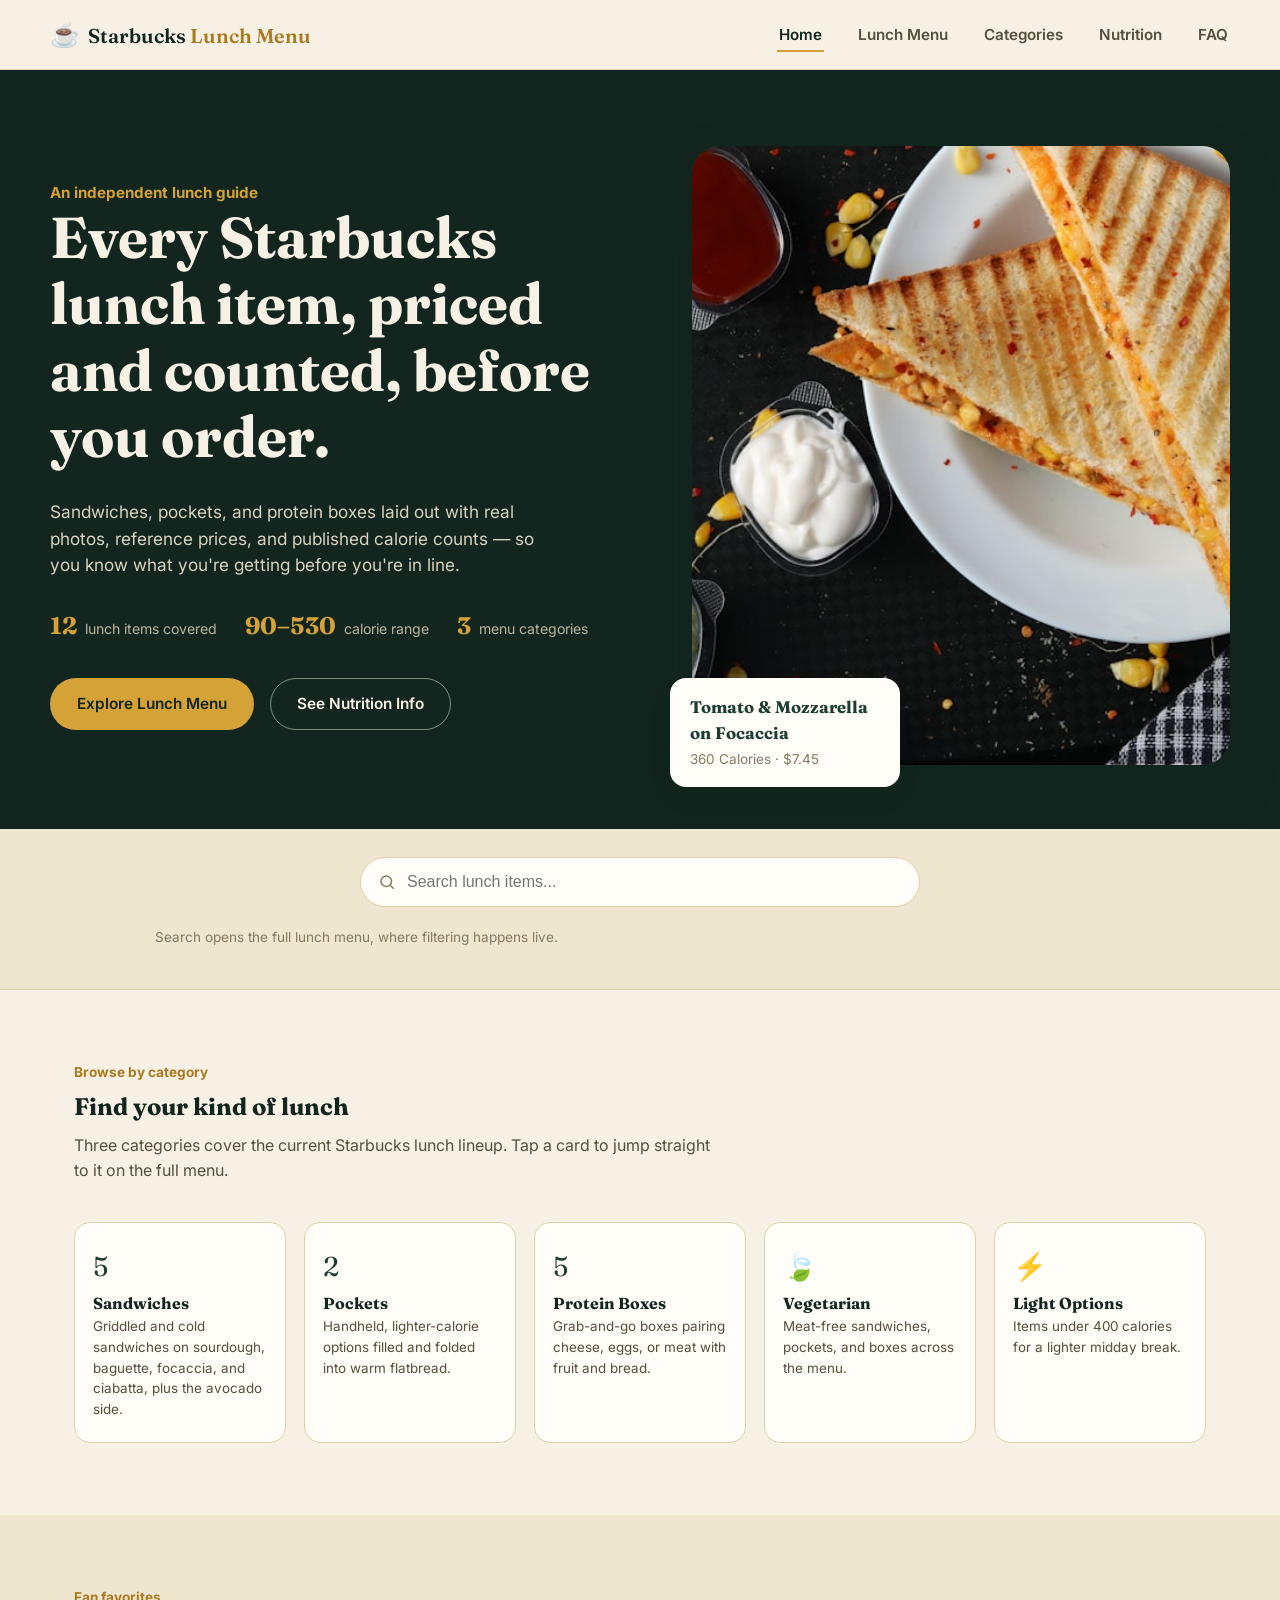
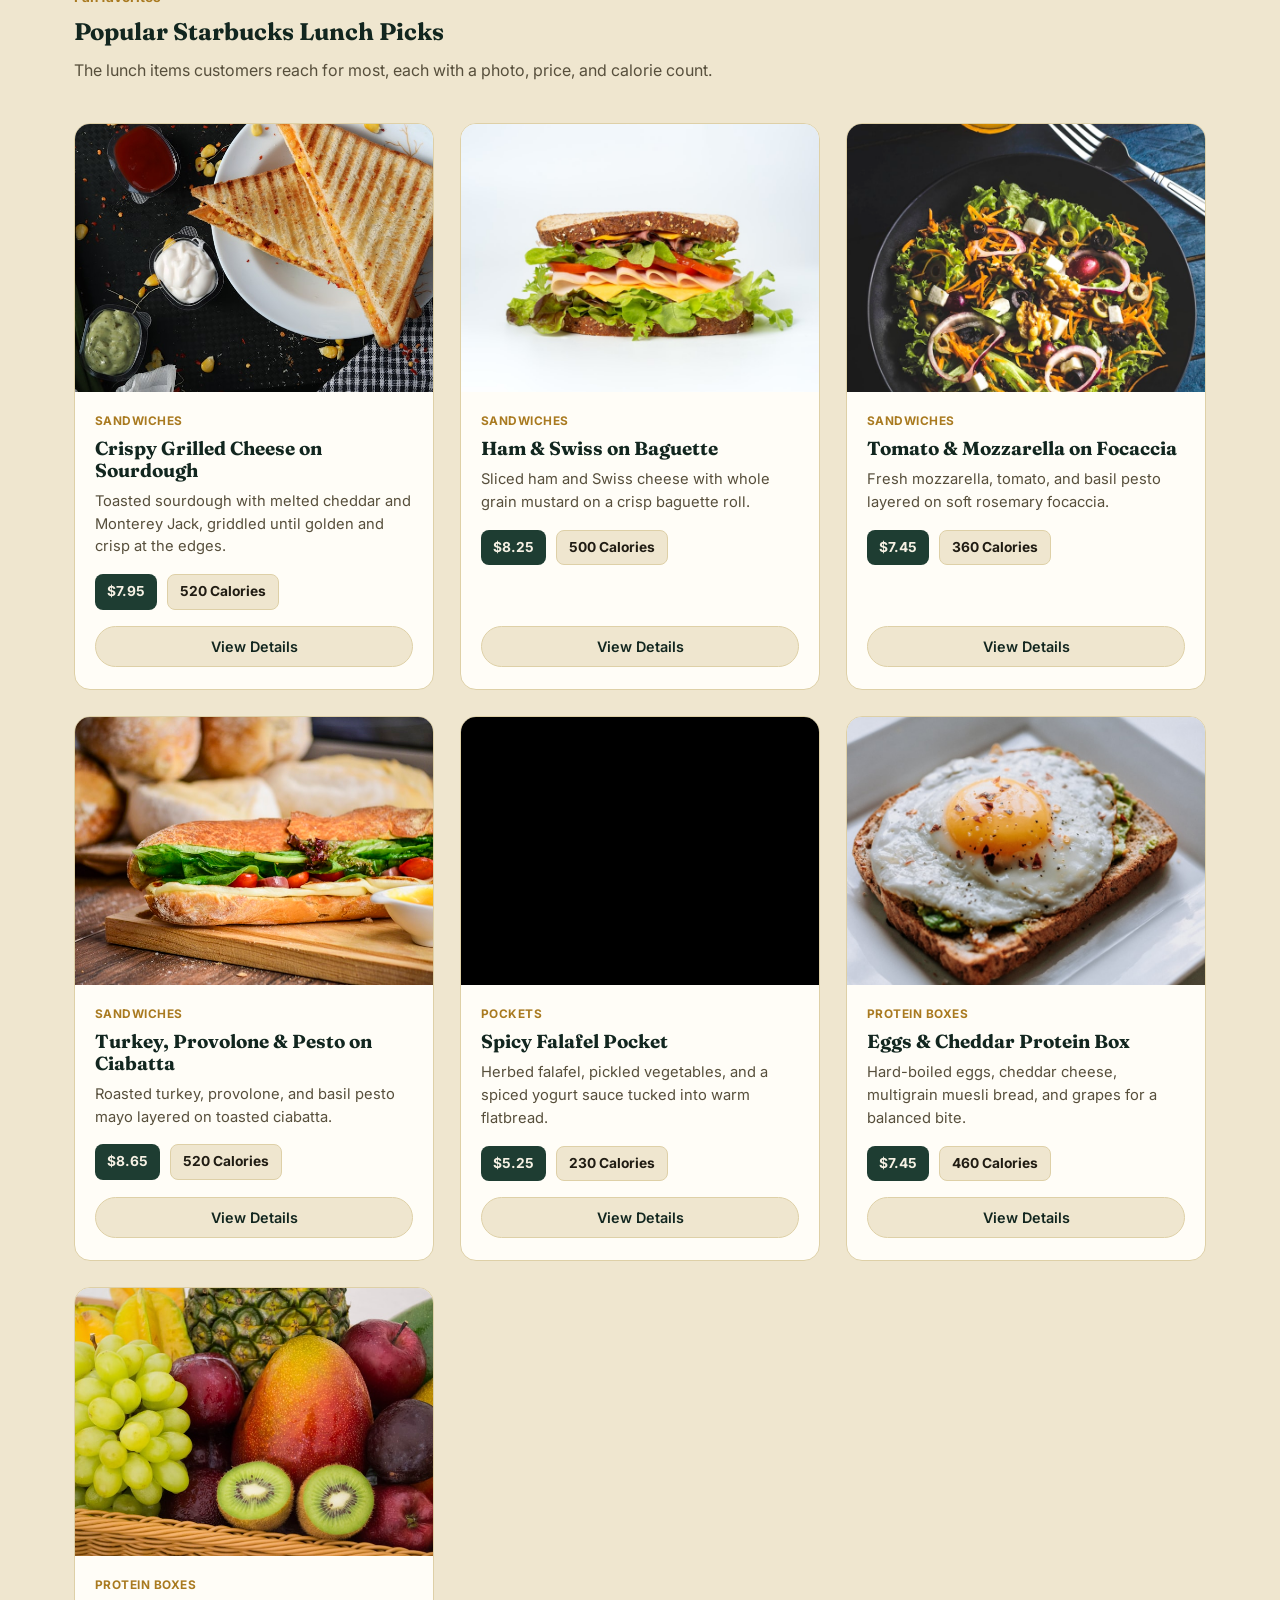
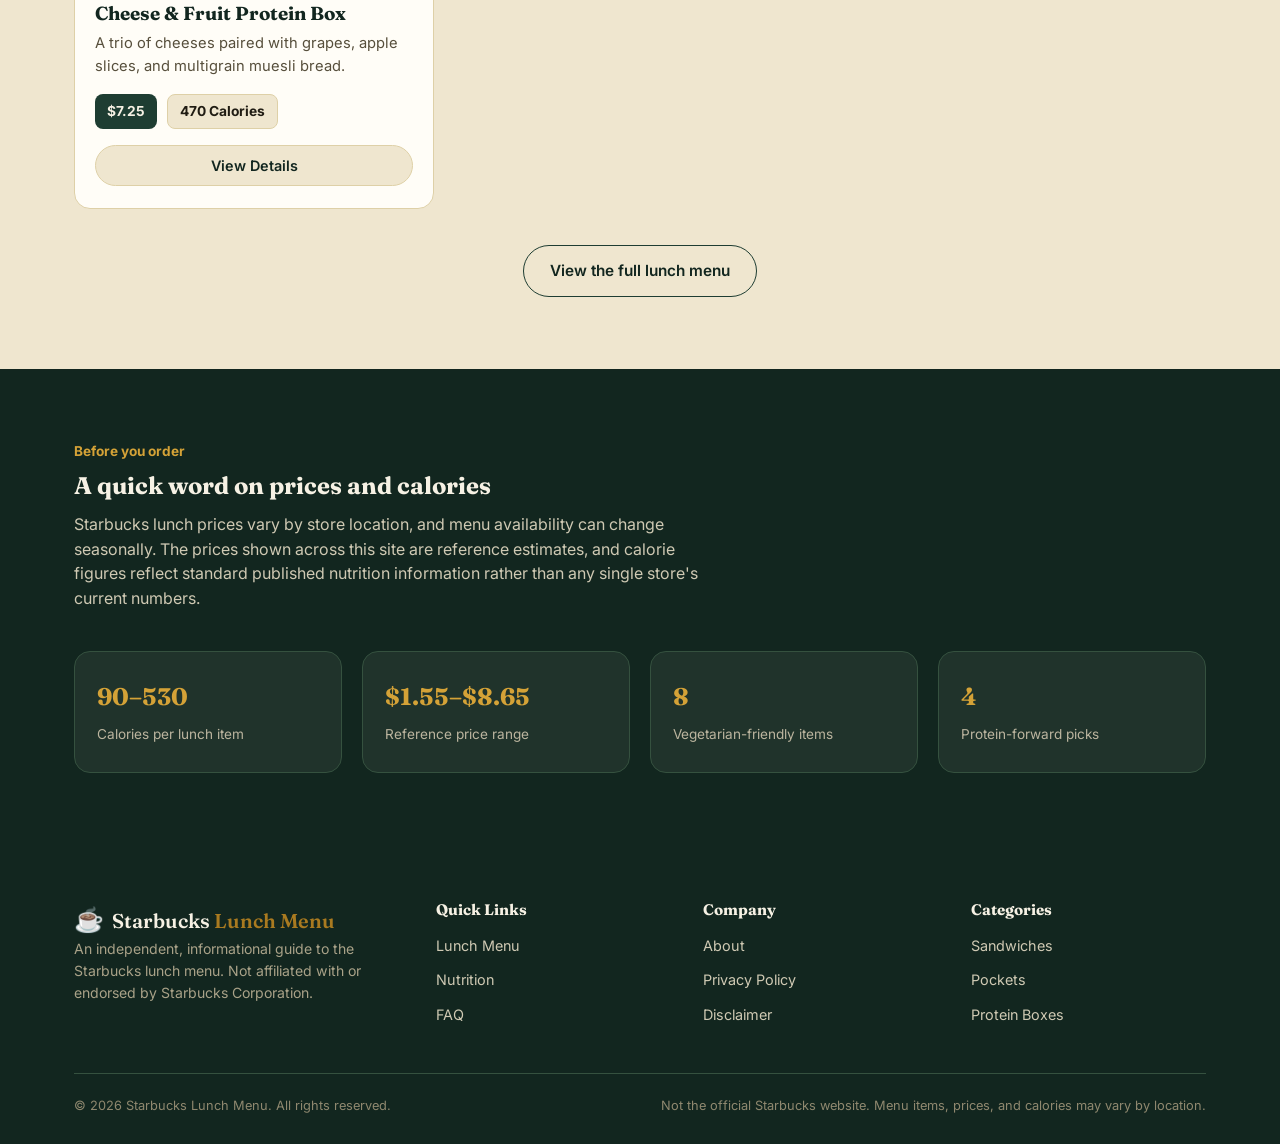
<file: index.html>
<!DOCTYPE html>
<html lang="en">
<head>
<meta charset="UTF-8">
<meta name="viewport" content="width=device-width, initial-scale=1.0">
<title>Starbucks Lunch Menu 2026 — Prices & Calories</title>
<meta name="description" content="Explore the Starbucks lunch menu with prices and calories: sandwiches, pockets, and protein boxes, all with photos, descriptions, and nutrition info.">
<link rel="canonical" href="https://Starbucks-lunch-menu.vercel.app/">
<meta property="og:type" content="website">
<meta property="og:title" content="Starbucks Lunch Menu 2026 — Prices & Calories">
<meta property="og:description" content="Browse Starbucks lunch sandwiches, pockets, and protein boxes with prices, calories, and photos in one place.">
<meta property="og:url" content="https://Starbucks-lunch-menu.vercel.app/">
<meta property="og:image" content="https://Starbucks-lunch-menu.vercel.app/images/crispy-grilled-cheese.jpg">
<meta name="twitter:card" content="summary_large_image">
<meta name="google-site-verification" content="F35rqbBVg6ENbyYrUl2NkJEeMcFJ85l4w1VI4RaCMEo" />
<link rel="icon" href="favicon/favicon.svg" type="image/svg+xml">
<link rel="preconnect" href="https://fonts.googleapis.com">
<link rel="preconnect" href="https://fonts.gstatic.com" crossorigin>
<link href="https://fonts.googleapis.com/css2?family=Fraunces:opsz,wght@9..144,500;9..144,600;9..144,700&family=Inter:wght@400;500;600;700&display=swap" rel="stylesheet">
<link rel="stylesheet" href="style.css">
<script type="application/ld+json">
{
  "@context": "https://schema.org",
  "@type": "WebSite",
  "name": "Starbucks Lunch Menu",
  "url": "https://Starbucks-lunch-menu.vercel.app/",
  "description": "An independent guide to the Starbucks lunch menu with prices, calories, and photos."
}
</script>
</head>
<body>
<a class="skip-link" href="#main">Skip to content</a>

<header class="site-header">
  <div class="container site-header__row">
    <a class="brand" href="index.html">
      <span class="brand__mark" aria-hidden="true">&#9749;</span>
      <span class="brand__word">Starbucks <span>Lunch Menu</span></span>
    </a>
    <nav class="main-nav" data-main-nav aria-label="Primary">
      <ul class="main-nav__list">
        <li><a href="index.html" aria-current="page">Home</a></li>
        <li><a href="lunch-menu.html">Lunch Menu</a></li>
        <li><a href="lunch-menu.html#categories">Categories</a></li>
        <li><a href="nutrition.html">Nutrition</a></li>
        <li><a href="faq.html">FAQ</a></li>
      </ul>
    </nav>
    <button class="nav-toggle" data-nav-toggle type="button" aria-expanded="false" aria-controls="main-nav" aria-label="Toggle menu">
      <span></span><span></span><span></span>
    </button>
  </div>
</header>

<main id="main">
  <section class="hero">
    <div class="container hero__grid">
      <div class="hero__copy">
        <span class="hero__eyebrow">An independent lunch guide</span>
        <h1>Every Starbucks lunch item, priced and counted, before you order.</h1>
        <p>Sandwiches, pockets, and protein boxes laid out with real photos, reference prices, and published calorie counts &mdash; so you know what you're getting before you're in line.</p>
        <div class="hero__facts">
          <div class="hero__fact"><strong>12</strong><span>lunch items covered</span></div>
          <div class="hero__fact"><strong>90&ndash;530</strong><span>calorie range</span></div>
          <div class="hero__fact"><strong>3</strong><span>menu categories</span></div>
        </div>
        <div class="hero__actions">
          <a class="btn btn--primary" href="lunch-menu.html">Explore Lunch Menu</a>
          <a class="btn btn--on-dark btn--outline" href="nutrition.html">See Nutrition Info</a>
        </div>
      </div>
      <div class="hero__media">
        <div class="hero__frame">
          <img src="images/crispy-grilled-cheese.jpg" alt="Crispy Grilled Cheese on Sourdough, a featured Starbucks lunch sandwich" width="480" height="552">
        </div>
        <div class="hero__callout">
          <strong>Tomato & Mozzarella on Focaccia</strong>
          <span>360 Calories &middot; $7.45</span>
        </div>
      </div>
    </div>
  </section>

  <section class="finder">
    <div class="container finder__inner">
      <form class="search-bar" role="search" onsubmit="return false;">
        <label class="visually-hidden" for="home-search">Search lunch items</label>
        <svg class="search-bar__icon" viewBox="0 0 24 24" fill="none" stroke="currentColor" stroke-width="2" aria-hidden="true"><circle cx="11" cy="11" r="7"></circle><line x1="21" y1="21" x2="16.65" y2="16.65"></line></svg>
        <input id="home-search" type="text" placeholder="Search lunch items..." onfocus="location.href='lunch-menu.html'" readonly>
      </form>
      <p class="results-status">Search opens the full lunch menu, where filtering happens live.</p>
    </div>
  </section>

  <section class="section" id="categories">
    <div class="container">
      <div class="section__head">
        <span class="section__eyebrow">Browse by category</span>
        <h2>Find your kind of lunch</h2>
        <p>Three categories cover the current Starbucks lunch lineup. Tap a card to jump straight to it on the full menu.</p>
      </div>
      <div class="category-strip">
        <a class="category-tile" href="lunch-menu.html?category=sandwiches">
          <span class="category-tile__count">5</span>
          <h3>Sandwiches</h3>
          <p>Griddled and cold sandwiches on sourdough, baguette, focaccia, and ciabatta, plus the avocado side.</p>
        </a>
        <a class="category-tile" href="lunch-menu.html?category=pockets">
          <span class="category-tile__count">2</span>
          <h3>Pockets</h3>
          <p>Handheld, lighter-calorie options filled and folded into warm flatbread.</p>
        </a>
        <a class="category-tile" href="lunch-menu.html?category=protein-boxes">
          <span class="category-tile__count">5</span>
          <h3>Protein Boxes</h3>
          <p>Grab-and-go boxes pairing cheese, eggs, or meat with fruit and bread.</p>
        </a>
        <a class="category-tile" href="lunch-menu.html?filter=vegetarian">
          <span class="category-tile__count">&#127811;</span>
          <h3>Vegetarian</h3>
          <p>Meat-free sandwiches, pockets, and boxes across the menu.</p>
        </a>
        <a class="category-tile" href="lunch-menu.html?filter=under-400">
          <span class="category-tile__count">&#9889;</span>
          <h3>Light Options</h3>
          <p>Items under 400 calories for a lighter midday break.</p>
        </a>
      </div>
    </div>
  </section>

  <section class="section section--dim">
    <div class="container">
      <div class="section__head">
        <span class="section__eyebrow">Fan favorites</span>
        <h2>Popular Starbucks Lunch Picks</h2>
        <p>The lunch items customers reach for most, each with a photo, price, and calorie count.</p>
      </div>
      <div class="food-grid" data-popular-grid></div>
      <div style="text-align:center; margin-top:36px;">
        <a class="btn btn--outline" href="lunch-menu.html">View the full lunch menu</a>
      </div>
    </div>
  </section>

  <section class="section section--dark">
    <div class="container">
      <div class="section__head">
        <span class="section__eyebrow">Before you order</span>
        <h2>A quick word on prices and calories</h2>
        <p>Starbucks lunch prices vary by store location, and menu availability can change seasonally. The prices shown across this site are reference estimates, and calorie figures reflect standard published nutrition information rather than any single store's current numbers.</p>
      </div>
      <div class="nutrition-grid">
        <div class="nutrition-card"><strong>90&ndash;530</strong><span>Calories per lunch item</span></div>
        <div class="nutrition-card"><strong>$1.55&ndash;$8.65</strong><span>Reference price range</span></div>
        <div class="nutrition-card"><strong>8</strong><span>Vegetarian-friendly items</span></div>
        <div class="nutrition-card"><strong>4</strong><span>Protein-forward picks</span></div>
      </div>
    </div>
  </section>
</main>

<footer class="site-footer">
  <div class="container">
    <div class="footer-grid">
      <div class="footer-brand">
        <a class="brand" href="index.html" style="color:var(--parchment);">
          <span class="brand__mark" aria-hidden="true">&#9749;</span>
          <span class="brand__word" style="color:var(--parchment);">Starbucks <span>Lunch Menu</span></span>
        </a>
        <p>An independent, informational guide to the Starbucks lunch menu. Not affiliated with or endorsed by Starbucks Corporation.</p>
      </div>
      <div>
        <h4>Quick Links</h4>
        <ul>
          <li><a href="lunch-menu.html">Lunch Menu</a></li>
          <li><a href="nutrition.html">Nutrition</a></li>
          <li><a href="faq.html">FAQ</a></li>
        </ul>
      </div>
      <div>
        <h4>Company</h4>
        <ul>
          <li><a href="about.html">About</a></li>
          <li><a href="privacy.html">Privacy Policy</a></li>
          <li><a href="disclaimer.html">Disclaimer</a></li>
        </ul>
      </div>
      <div>
        <h4>Categories</h4>
        <ul>
          <li><a href="lunch-menu.html?category=sandwiches">Sandwiches</a></li>
          <li><a href="lunch-menu.html?category=pockets">Pockets</a></li>
          <li><a href="lunch-menu.html?category=protein-boxes">Protein Boxes</a></li>
        </ul>
      </div>
    </div>
    <div class="footer-bottom">
      <span>&copy; 2026 Starbucks Lunch Menu. All rights reserved.</span>
      <span>Not the official Starbucks website. Menu items, prices, and calories may vary by location.</span>
    </div>
  </div>
</footer>

<div class="modal-overlay" data-modal-overlay aria-hidden="true">
  <div class="modal" role="dialog" aria-modal="true" aria-label="Menu item details"></div>
</div>

<script src="script.js"></script>
</body>
</html>
</file>
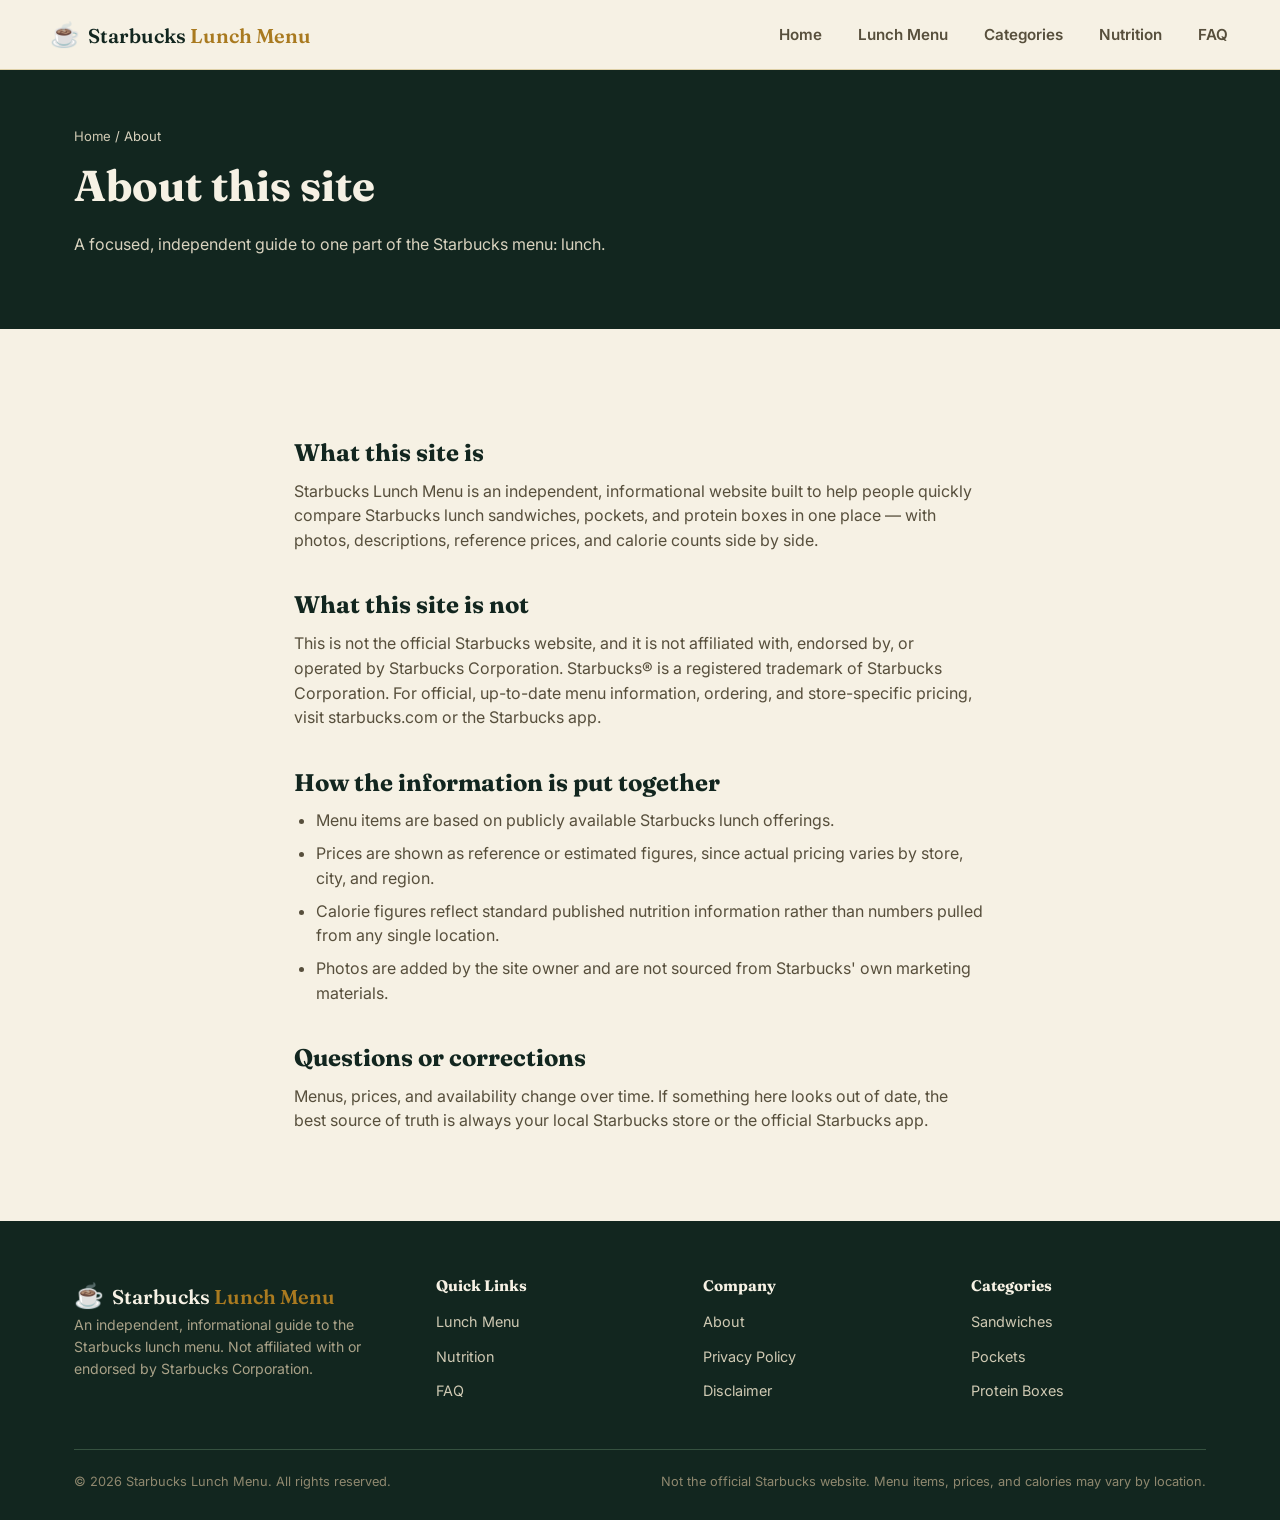
<file: about.html>
<!DOCTYPE html>
<html lang="en">
<head>
<meta charset="UTF-8">
<meta name="viewport" content="width=device-width, initial-scale=1.0">
<title>About — Starbucks Lunch Menu</title>
<meta name="description" content="About this independent Starbucks lunch menu guide: what it covers, how prices and calories are sourced, and who it's built for.">
<link rel="canonical" href="https://Starbucks-lunch-menu.vercel.app/about.html">
<link rel="icon" href="favicon/favicon.svg" type="image/svg+xml">
<link rel="preconnect" href="https://fonts.googleapis.com">
<link rel="preconnect" href="https://fonts.gstatic.com" crossorigin>
<link href="https://fonts.googleapis.com/css2?family=Fraunces:opsz,wght@9..144,500;9..144,600;9..144,700&family=Inter:wght@400;500;600;700&display=swap" rel="stylesheet">
<link rel="stylesheet" href="style.css">
</head>
<body>
<a class="skip-link" href="#main">Skip to content</a>

<header class="site-header">
  <div class="container site-header__row">
    <a class="brand" href="index.html">
      <span class="brand__mark" aria-hidden="true">&#9749;</span>
      <span class="brand__word">Starbucks <span>Lunch Menu</span></span>
    </a>
    <nav class="main-nav" data-main-nav aria-label="Primary">
      <ul class="main-nav__list">
        <li><a href="index.html">Home</a></li>
        <li><a href="lunch-menu.html">Lunch Menu</a></li>
        <li><a href="lunch-menu.html#categories">Categories</a></li>
        <li><a href="nutrition.html">Nutrition</a></li>
        <li><a href="faq.html">FAQ</a></li>
      </ul>
    </nav>
    <button class="nav-toggle" data-nav-toggle type="button" aria-expanded="false" aria-controls="main-nav" aria-label="Toggle menu">
      <span></span><span></span><span></span>
    </button>
  </div>
</header>

<main id="main">
  <section class="page-hero">
    <div class="container">
      <p class="breadcrumb"><a href="index.html">Home</a> / About</p>
      <h1>About this site</h1>
      <p>A focused, independent guide to one part of the Starbucks menu: lunch.</p>
    </div>
  </section>

  <section class="section">
    <div class="container prose">
      <h2>What this site is</h2>
      <p>Starbucks Lunch Menu is an independent, informational website built to help people quickly compare Starbucks lunch sandwiches, pockets, and protein boxes in one place &mdash; with photos, descriptions, reference prices, and calorie counts side by side.</p>

      <h2>What this site is not</h2>
      <p>This is not the official Starbucks website, and it is not affiliated with, endorsed by, or operated by Starbucks Corporation. Starbucks&reg; is a registered trademark of Starbucks Corporation. For official, up-to-date menu information, ordering, and store-specific pricing, visit starbucks.com or the Starbucks app.</p>

      <h2>How the information is put together</h2>
      <ul>
        <li>Menu items are based on publicly available Starbucks lunch offerings.</li>
        <li>Prices are shown as reference or estimated figures, since actual pricing varies by store, city, and region.</li>
        <li>Calorie figures reflect standard published nutrition information rather than numbers pulled from any single location.</li>
        <li>Photos are added by the site owner and are not sourced from Starbucks' own marketing materials.</li>
      </ul>

      <h2>Questions or corrections</h2>
      <p>Menus, prices, and availability change over time. If something here looks out of date, the best source of truth is always your local Starbucks store or the official Starbucks app.</p>
    </div>
  </section>
</main>

<footer class="site-footer">
  <div class="container">
    <div class="footer-grid">
      <div class="footer-brand">
        <a class="brand" href="index.html" style="color:var(--parchment);">
          <span class="brand__mark" aria-hidden="true">&#9749;</span>
          <span class="brand__word" style="color:var(--parchment);">Starbucks <span>Lunch Menu</span></span>
        </a>
        <p>An independent, informational guide to the Starbucks lunch menu. Not affiliated with or endorsed by Starbucks Corporation.</p>
      </div>
      <div>
        <h4>Quick Links</h4>
        <ul>
          <li><a href="lunch-menu.html">Lunch Menu</a></li>
          <li><a href="nutrition.html">Nutrition</a></li>
          <li><a href="faq.html">FAQ</a></li>
        </ul>
      </div>
      <div>
        <h4>Company</h4>
        <ul>
          <li><a href="about.html">About</a></li>
          <li><a href="privacy.html">Privacy Policy</a></li>
          <li><a href="disclaimer.html">Disclaimer</a></li>
        </ul>
      </div>
      <div>
        <h4>Categories</h4>
        <ul>
          <li><a href="lunch-menu.html?category=sandwiches">Sandwiches</a></li>
          <li><a href="lunch-menu.html?category=pockets">Pockets</a></li>
          <li><a href="lunch-menu.html?category=protein-boxes">Protein Boxes</a></li>
        </ul>
      </div>
    </div>
    <div class="footer-bottom">
      <span>&copy; 2026 Starbucks Lunch Menu. All rights reserved.</span>
      <span>Not the official Starbucks website. Menu items, prices, and calories may vary by location.</span>
    </div>
  </div>
</footer>

<script src="script.js"></script>
</body>
</html>
</file>
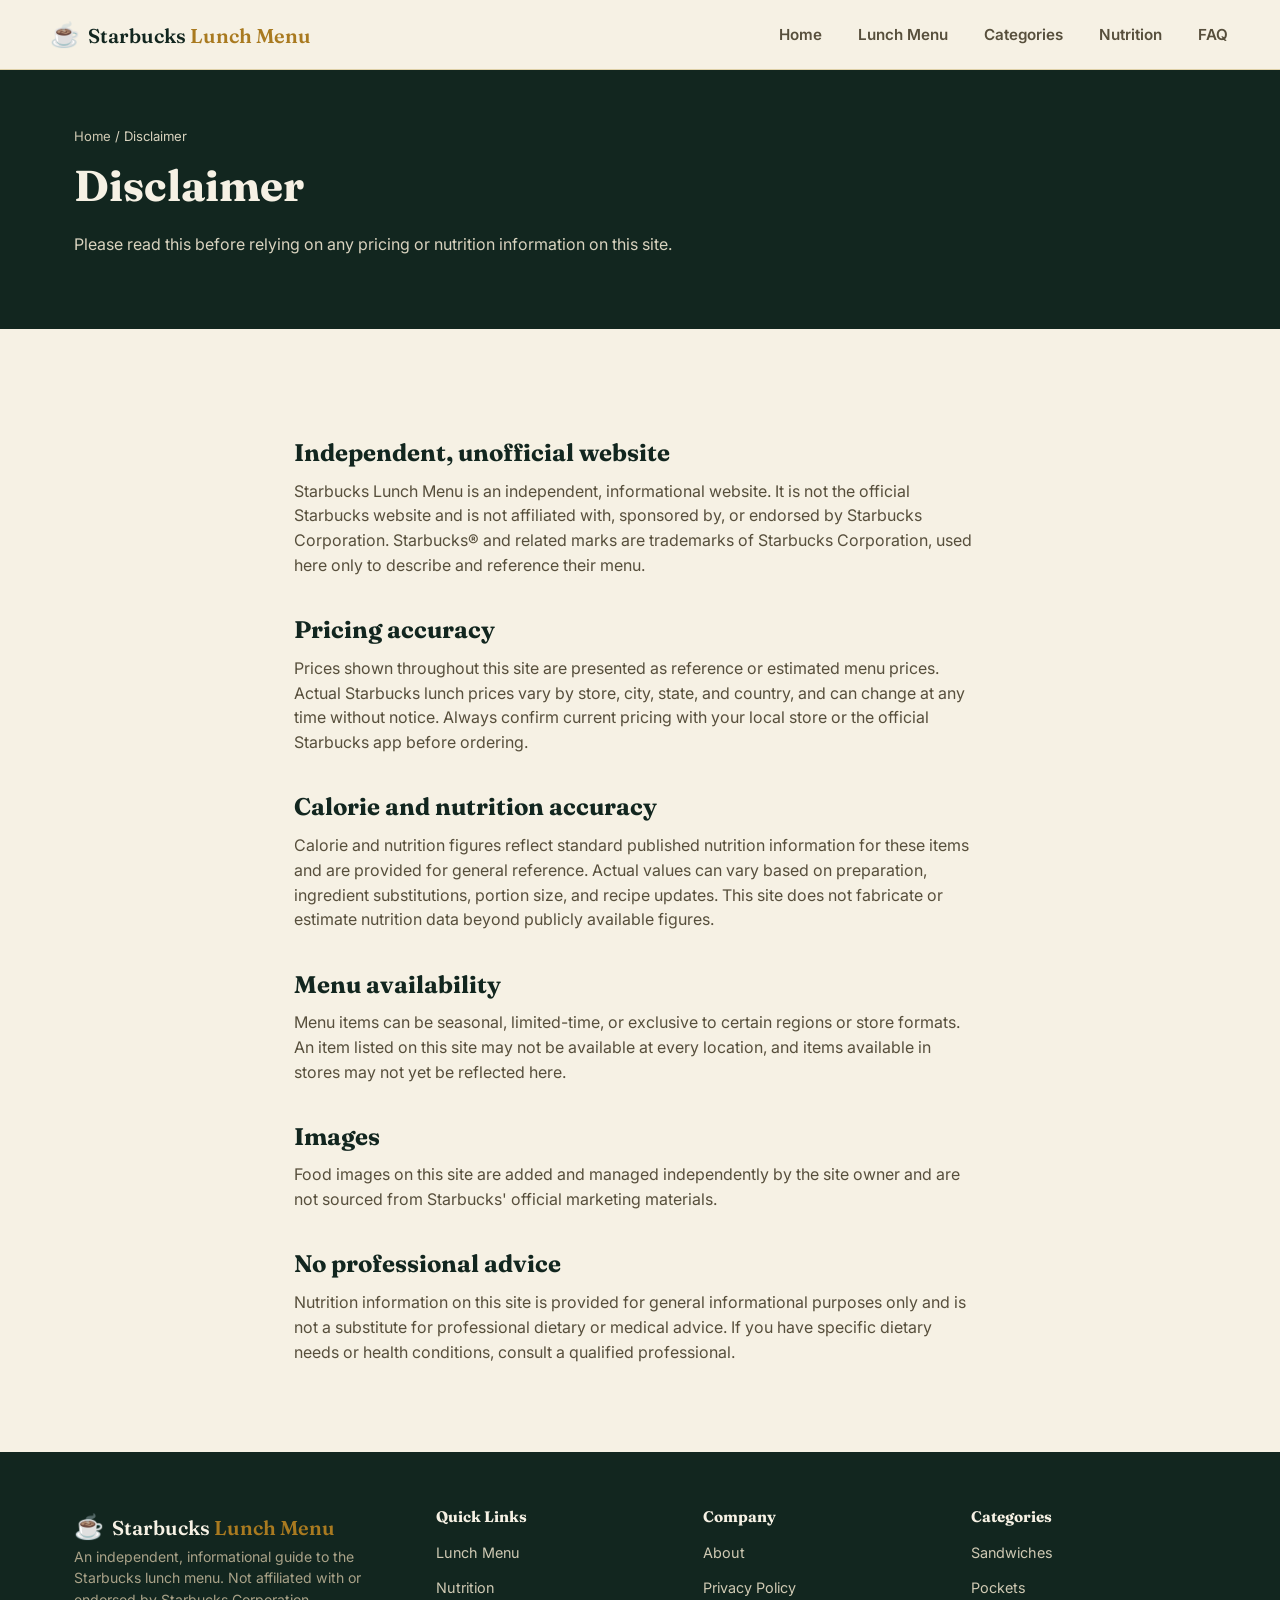
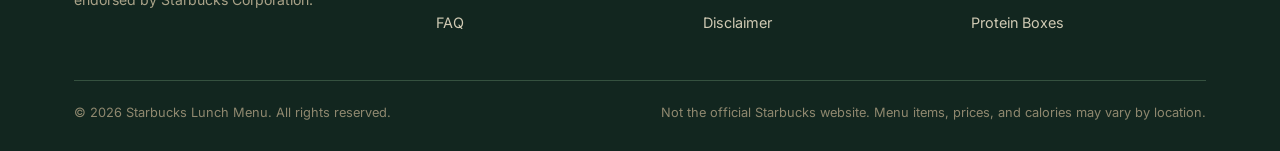
<file: disclaimer.html>
<!DOCTYPE html>
<html lang="en">
<head>
<meta charset="UTF-8">
<meta name="viewport" content="width=device-width, initial-scale=1.0">
<title>Disclaimer — Starbucks Lunch Menu</title>
<meta name="description" content="Disclaimer for the Starbucks Lunch Menu website covering trademarks, pricing accuracy, calorie information, and menu availability.">
<link rel="canonical" href="https://Starbucks-lunch-menu.vercel.app/disclaimer.html">
<link rel="icon" href="favicon/favicon.svg" type="image/svg+xml">
<link rel="preconnect" href="https://fonts.googleapis.com">
<link rel="preconnect" href="https://fonts.gstatic.com" crossorigin>
<link href="https://fonts.googleapis.com/css2?family=Fraunces:opsz,wght@9..144,500;9..144,600;9..144,700&family=Inter:wght@400;500;600;700&display=swap" rel="stylesheet">
<link rel="stylesheet" href="style.css">
</head>
<body>
<a class="skip-link" href="#main">Skip to content</a>

<header class="site-header">
  <div class="container site-header__row">
    <a class="brand" href="index.html">
      <span class="brand__mark" aria-hidden="true">&#9749;</span>
      <span class="brand__word">Starbucks <span>Lunch Menu</span></span>
    </a>
    <nav class="main-nav" data-main-nav aria-label="Primary">
      <ul class="main-nav__list">
        <li><a href="index.html">Home</a></li>
        <li><a href="lunch-menu.html">Lunch Menu</a></li>
        <li><a href="lunch-menu.html#categories">Categories</a></li>
        <li><a href="nutrition.html">Nutrition</a></li>
        <li><a href="faq.html">FAQ</a></li>
      </ul>
    </nav>
    <button class="nav-toggle" data-nav-toggle type="button" aria-expanded="false" aria-controls="main-nav" aria-label="Toggle menu">
      <span></span><span></span><span></span>
    </button>
  </div>
</header>

<main id="main">
  <section class="page-hero">
    <div class="container">
      <p class="breadcrumb"><a href="index.html">Home</a> / Disclaimer</p>
      <h1>Disclaimer</h1>
      <p>Please read this before relying on any pricing or nutrition information on this site.</p>
    </div>
  </section>

  <section class="section">
    <div class="container prose">
      <h2>Independent, unofficial website</h2>
      <p>Starbucks Lunch Menu is an independent, informational website. It is not the official Starbucks website and is not affiliated with, sponsored by, or endorsed by Starbucks Corporation. Starbucks&reg; and related marks are trademarks of Starbucks Corporation, used here only to describe and reference their menu.</p>

      <h2>Pricing accuracy</h2>
      <p>Prices shown throughout this site are presented as reference or estimated menu prices. Actual Starbucks lunch prices vary by store, city, state, and country, and can change at any time without notice. Always confirm current pricing with your local store or the official Starbucks app before ordering.</p>

      <h2>Calorie and nutrition accuracy</h2>
      <p>Calorie and nutrition figures reflect standard published nutrition information for these items and are provided for general reference. Actual values can vary based on preparation, ingredient substitutions, portion size, and recipe updates. This site does not fabricate or estimate nutrition data beyond publicly available figures.</p>

      <h2>Menu availability</h2>
      <p>Menu items can be seasonal, limited-time, or exclusive to certain regions or store formats. An item listed on this site may not be available at every location, and items available in stores may not yet be reflected here.</p>

      <h2>Images</h2>
      <p>Food images on this site are added and managed independently by the site owner and are not sourced from Starbucks' official marketing materials.</p>

      <h2>No professional advice</h2>
      <p>Nutrition information on this site is provided for general informational purposes only and is not a substitute for professional dietary or medical advice. If you have specific dietary needs or health conditions, consult a qualified professional.</p>
    </div>
  </section>
</main>

<footer class="site-footer">
  <div class="container">
    <div class="footer-grid">
      <div class="footer-brand">
        <a class="brand" href="index.html" style="color:var(--parchment);">
          <span class="brand__mark" aria-hidden="true">&#9749;</span>
          <span class="brand__word" style="color:var(--parchment);">Starbucks <span>Lunch Menu</span></span>
        </a>
        <p>An independent, informational guide to the Starbucks lunch menu. Not affiliated with or endorsed by Starbucks Corporation.</p>
      </div>
      <div>
        <h4>Quick Links</h4>
        <ul>
          <li><a href="lunch-menu.html">Lunch Menu</a></li>
          <li><a href="nutrition.html">Nutrition</a></li>
          <li><a href="faq.html">FAQ</a></li>
        </ul>
      </div>
      <div>
        <h4>Company</h4>
        <ul>
          <li><a href="about.html">About</a></li>
          <li><a href="privacy.html">Privacy Policy</a></li>
          <li><a href="disclaimer.html">Disclaimer</a></li>
        </ul>
      </div>
      <div>
        <h4>Categories</h4>
        <ul>
          <li><a href="lunch-menu.html?category=sandwiches">Sandwiches</a></li>
          <li><a href="lunch-menu.html?category=pockets">Pockets</a></li>
          <li><a href="lunch-menu.html?category=protein-boxes">Protein Boxes</a></li>
        </ul>
      </div>
    </div>
    <div class="footer-bottom">
      <span>&copy; 2026 Starbucks Lunch Menu. All rights reserved.</span>
      <span>Not the official Starbucks website. Menu items, prices, and calories may vary by location.</span>
    </div>
  </div>
</footer>

<script src="script.js"></script>
</body>
</html>
</file>
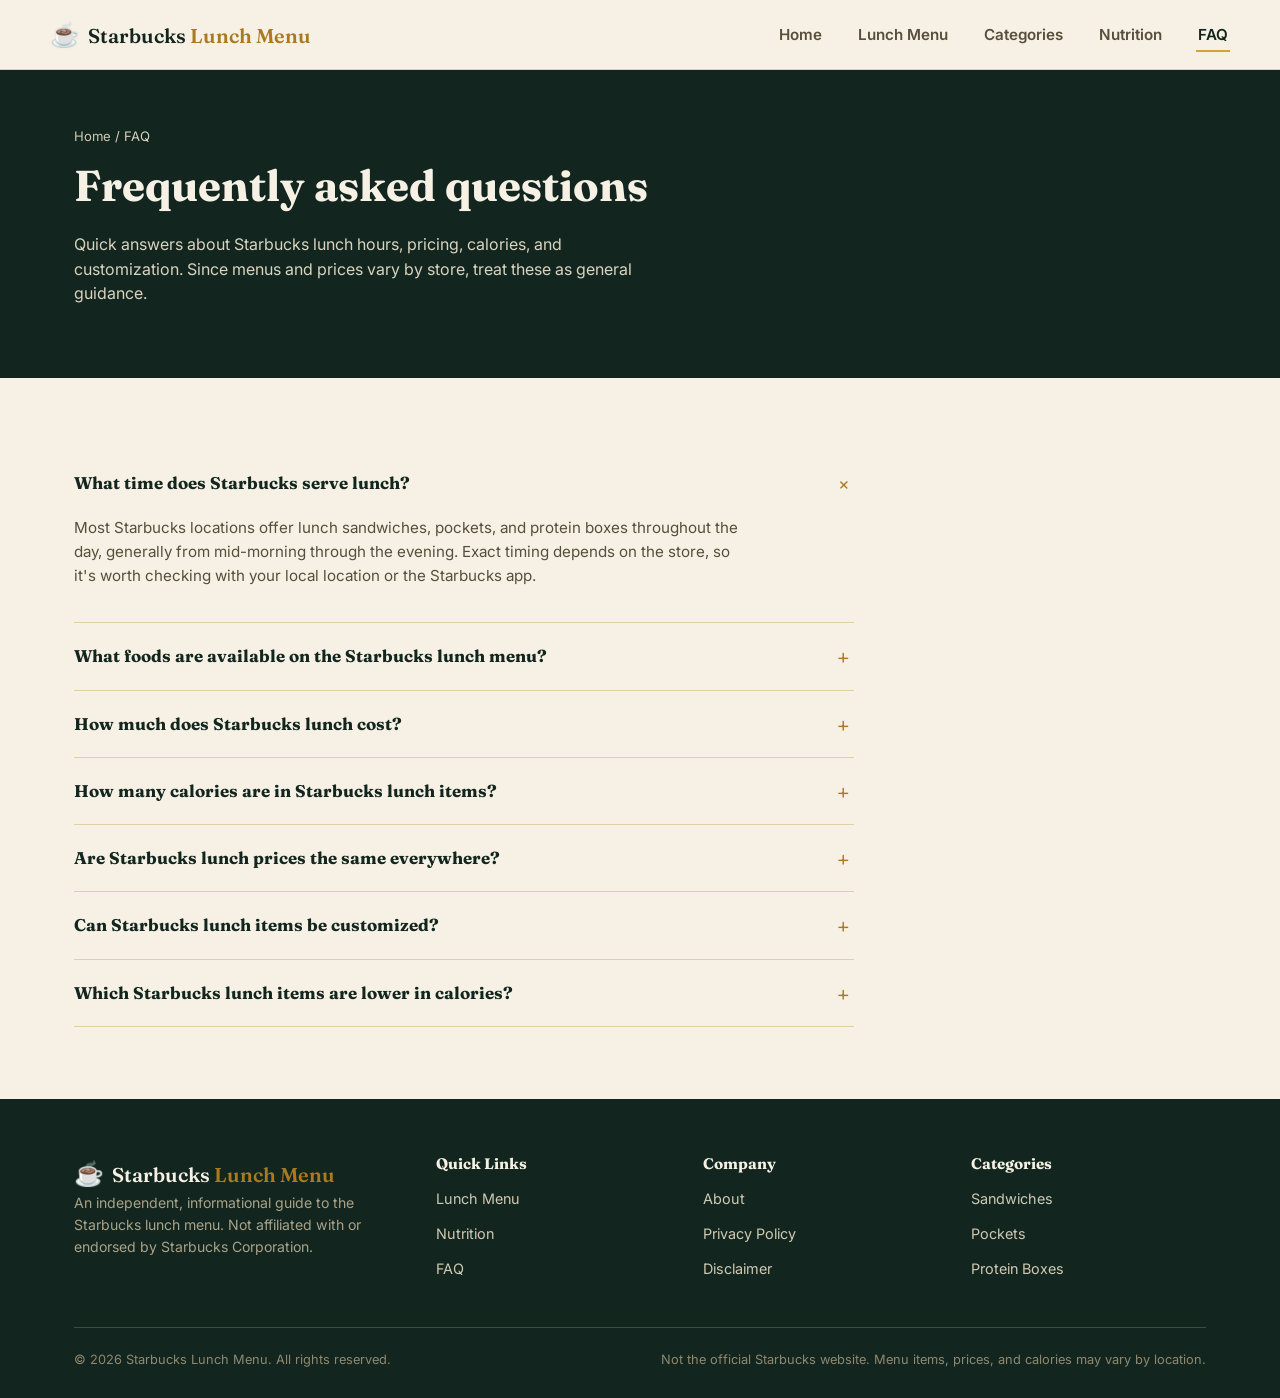
<file: faq.html>
<!DOCTYPE html>
<html lang="en">
<head>
<meta charset="UTF-8">
<meta name="viewport" content="width=device-width, initial-scale=1.0">
<title>Starbucks Lunch Menu FAQ — Prices, Hours & Calories</title>
<meta name="description" content="Answers to common questions about the Starbucks lunch menu: serving times, prices, calories, customization, and lower-calorie options.">
<link rel="canonical" href="https://Starbucks-lunch-menu.vercel.app/faq.html">
<meta property="og:type" content="website">
<meta property="og:title" content="Starbucks Lunch Menu FAQ">
<meta property="og:description" content="Common questions about Starbucks lunch hours, prices, calories, and customization.">
<meta property="og:url" content="https://Starbucks-lunch-menu.vercel.app/faq.html">
<link rel="icon" href="favicon/favicon.svg" type="image/svg+xml">
<link rel="preconnect" href="https://fonts.googleapis.com">
<link rel="preconnect" href="https://fonts.gstatic.com" crossorigin>
<link href="https://fonts.googleapis.com/css2?family=Fraunces:opsz,wght@9..144,500;9..144,600;9..144,700&family=Inter:wght@400;500;600;700&display=swap" rel="stylesheet">
<link rel="stylesheet" href="style.css">
<script type="application/ld+json">
{
  "@context": "https://schema.org",
  "@type": "FAQPage",
  "mainEntity": [
    {
      "@type": "Question",
      "name": "What time does Starbucks serve lunch?",
      "acceptedAnswer": {"@type": "Answer", "text": "Most Starbucks locations offer lunch sandwiches, pockets, and protein boxes throughout the day, generally from mid-morning through the evening. Exact timing depends on the store, so it's worth checking with your local location or the Starbucks app."}
    },
    {
      "@type": "Question",
      "name": "What foods are available on the Starbucks lunch menu?",
      "acceptedAnswer": {"@type": "Answer", "text": "The lunch menu generally includes sandwiches such as grilled cheese, ham and Swiss, and turkey pesto, plus pockets like falafel and jalapeño chicken, and protein boxes built around eggs, cheese, or salami."}
    },
    {
      "@type": "Question",
      "name": "How much does Starbucks lunch cost?",
      "acceptedAnswer": {"@type": "Answer", "text": "Lunch items generally range from around $5 for a pocket to around $9 for a larger sandwich, though exact prices vary by store location and region."}
    },
    {
      "@type": "Question",
      "name": "How many calories are in Starbucks lunch items?",
      "acceptedAnswer": {"@type": "Answer", "text": "Calories across the lunch menu typically range from about 90 for a small side to roughly 530 for a fuller protein box or sandwich, depending on the item and any customization."}
    },
    {
      "@type": "Question",
      "name": "Are Starbucks lunch prices the same everywhere?",
      "acceptedAnswer": {"@type": "Answer", "text": "No. Prices can vary by city, state, and individual store, and may change over time, so the prices listed here should be treated as general reference points rather than exact current pricing."}
    },
    {
      "@type": "Question",
      "name": "Can Starbucks lunch items be customized?",
      "acceptedAnswer": {"@type": "Answer", "text": "Some lunch items can be adjusted, such as adding a side like avocado spread, though sandwiches and protein boxes generally come pre-packaged with a fixed set of ingredients."}
    },
    {
      "@type": "Question",
      "name": "Which Starbucks lunch items are lower in calories?",
      "acceptedAnswer": {"@type": "Answer", "text": "The Jalapeño Chicken Pocket and Spicy Falafel Pocket are among the lower-calorie options, generally sitting under 250 calories, with the Tomato & Mozzarella on Focaccia also coming in under 400."}
    }
  ]
}
</script>
</head>
<body>
<a class="skip-link" href="#main">Skip to content</a>

<header class="site-header">
  <div class="container site-header__row">
    <a class="brand" href="index.html">
      <span class="brand__mark" aria-hidden="true">&#9749;</span>
      <span class="brand__word">Starbucks <span>Lunch Menu</span></span>
    </a>
    <nav class="main-nav" data-main-nav aria-label="Primary">
      <ul class="main-nav__list">
        <li><a href="index.html">Home</a></li>
        <li><a href="lunch-menu.html">Lunch Menu</a></li>
        <li><a href="lunch-menu.html#categories">Categories</a></li>
        <li><a href="nutrition.html">Nutrition</a></li>
        <li><a href="faq.html" aria-current="page">FAQ</a></li>
      </ul>
    </nav>
    <button class="nav-toggle" data-nav-toggle type="button" aria-expanded="false" aria-controls="main-nav" aria-label="Toggle menu">
      <span></span><span></span><span></span>
    </button>
  </div>
</header>

<main id="main">
  <section class="page-hero">
    <div class="container">
      <p class="breadcrumb"><a href="index.html">Home</a> / FAQ</p>
      <h1>Frequently asked questions</h1>
      <p>Quick answers about Starbucks lunch hours, pricing, calories, and customization. Since menus and prices vary by store, treat these as general guidance.</p>
    </div>
  </section>

  <section class="section">
    <div class="container">
      <div class="faq-list">
        <details class="faq-item" open>
          <summary>What time does Starbucks serve lunch?</summary>
          <p>Most Starbucks locations offer lunch sandwiches, pockets, and protein boxes throughout the day, generally from mid-morning through the evening. Exact timing depends on the store, so it's worth checking with your local location or the Starbucks app.</p>
        </details>
        <details class="faq-item">
          <summary>What foods are available on the Starbucks lunch menu?</summary>
          <p>The lunch menu generally includes sandwiches such as grilled cheese, ham and Swiss, and turkey pesto, plus pockets like falafel and jalape&ntilde;o chicken, and protein boxes built around eggs, cheese, or salami.</p>
        </details>
        <details class="faq-item">
          <summary>How much does Starbucks lunch cost?</summary>
          <p>Lunch items generally range from around $5 for a pocket to around $9 for a larger sandwich, though exact prices vary by store location and region.</p>
        </details>
        <details class="faq-item">
          <summary>How many calories are in Starbucks lunch items?</summary>
          <p>Calories across the lunch menu typically range from about 90 for a small side to roughly 530 for a fuller protein box or sandwich, depending on the item and any customization.</p>
        </details>
        <details class="faq-item">
          <summary>Are Starbucks lunch prices the same everywhere?</summary>
          <p>No. Prices can vary by city, state, and individual store, and may change over time, so the prices listed here should be treated as general reference points rather than exact current pricing.</p>
        </details>
        <details class="faq-item">
          <summary>Can Starbucks lunch items be customized?</summary>
          <p>Some lunch items can be adjusted, such as adding a side like avocado spread, though sandwiches and protein boxes generally come pre-packaged with a fixed set of ingredients.</p>
        </details>
        <details class="faq-item">
          <summary>Which Starbucks lunch items are lower in calories?</summary>
          <p>The Jalape&ntilde;o Chicken Pocket and Spicy Falafel Pocket are among the lower-calorie options, generally sitting under 250 calories, with the Tomato & Mozzarella on Focaccia also coming in under 400.</p>
        </details>
      </div>
    </div>
  </section>
</main>

<footer class="site-footer">
  <div class="container">
    <div class="footer-grid">
      <div class="footer-brand">
        <a class="brand" href="index.html" style="color:var(--parchment);">
          <span class="brand__mark" aria-hidden="true">&#9749;</span>
          <span class="brand__word" style="color:var(--parchment);">Starbucks <span>Lunch Menu</span></span>
        </a>
        <p>An independent, informational guide to the Starbucks lunch menu. Not affiliated with or endorsed by Starbucks Corporation.</p>
      </div>
      <div>
        <h4>Quick Links</h4>
        <ul>
          <li><a href="lunch-menu.html">Lunch Menu</a></li>
          <li><a href="nutrition.html">Nutrition</a></li>
          <li><a href="faq.html">FAQ</a></li>
        </ul>
      </div>
      <div>
        <h4>Company</h4>
        <ul>
          <li><a href="about.html">About</a></li>
          <li><a href="privacy.html">Privacy Policy</a></li>
          <li><a href="disclaimer.html">Disclaimer</a></li>
        </ul>
      </div>
      <div>
        <h4>Categories</h4>
        <ul>
          <li><a href="lunch-menu.html?category=sandwiches">Sandwiches</a></li>
          <li><a href="lunch-menu.html?category=pockets">Pockets</a></li>
          <li><a href="lunch-menu.html?category=protein-boxes">Protein Boxes</a></li>
        </ul>
      </div>
    </div>
    <div class="footer-bottom">
      <span>&copy; 2026 Starbucks Lunch Menu. All rights reserved.</span>
      <span>Not the official Starbucks website. Menu items, prices, and calories may vary by location.</span>
    </div>
  </div>
</footer>

<script src="script.js"></script>
</body>
</html>
</file>
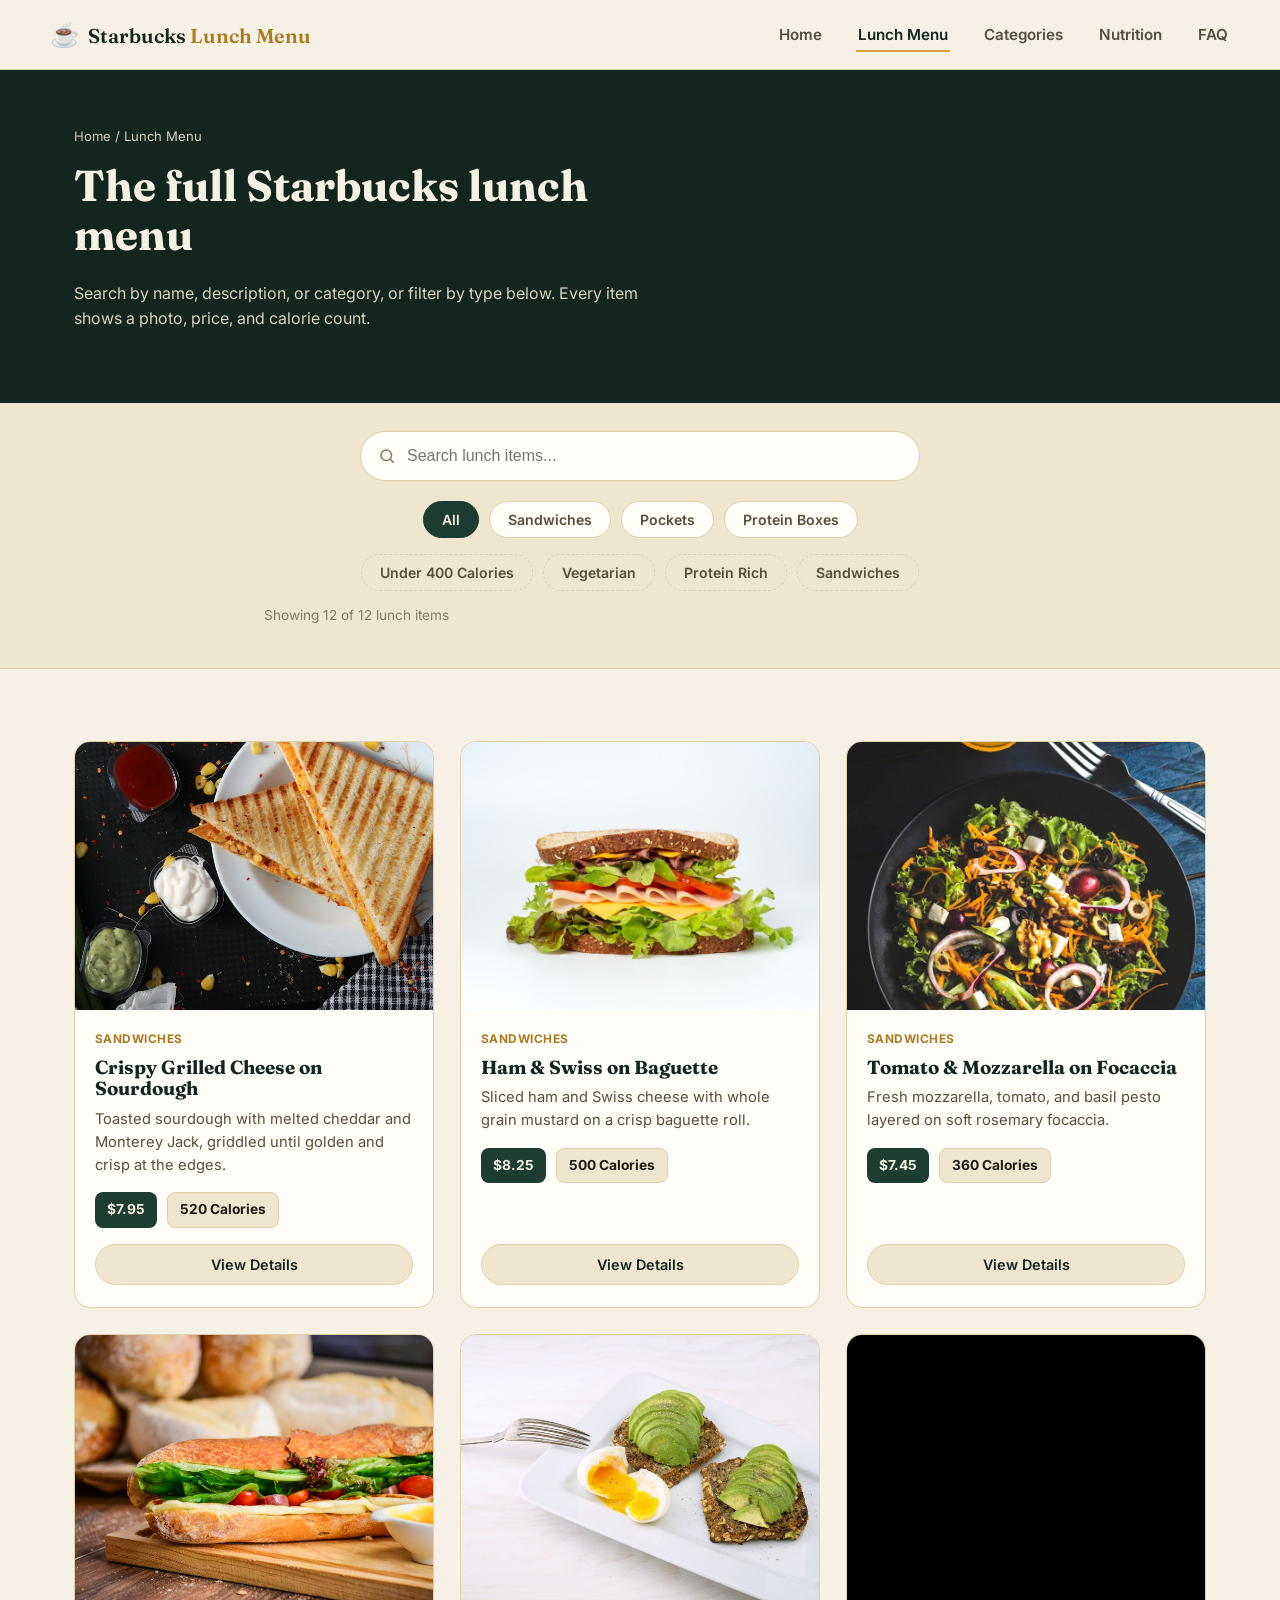
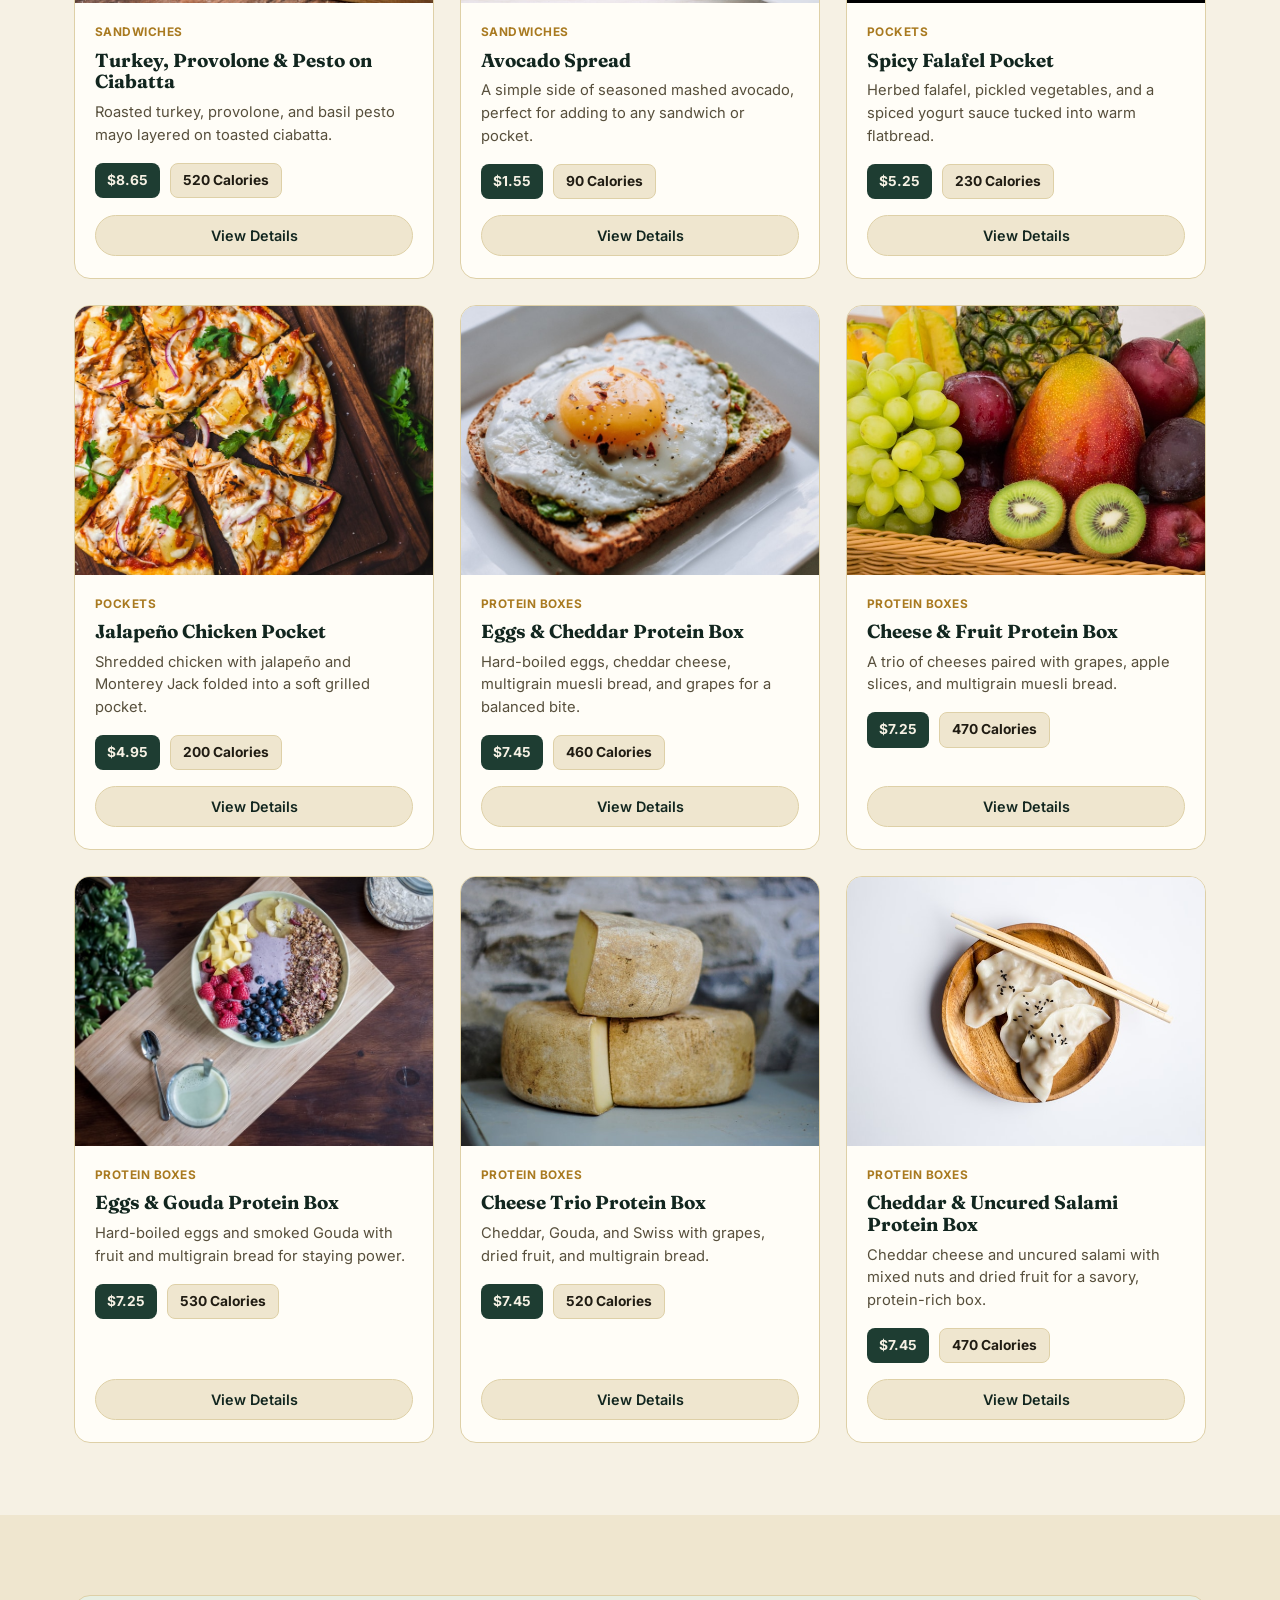
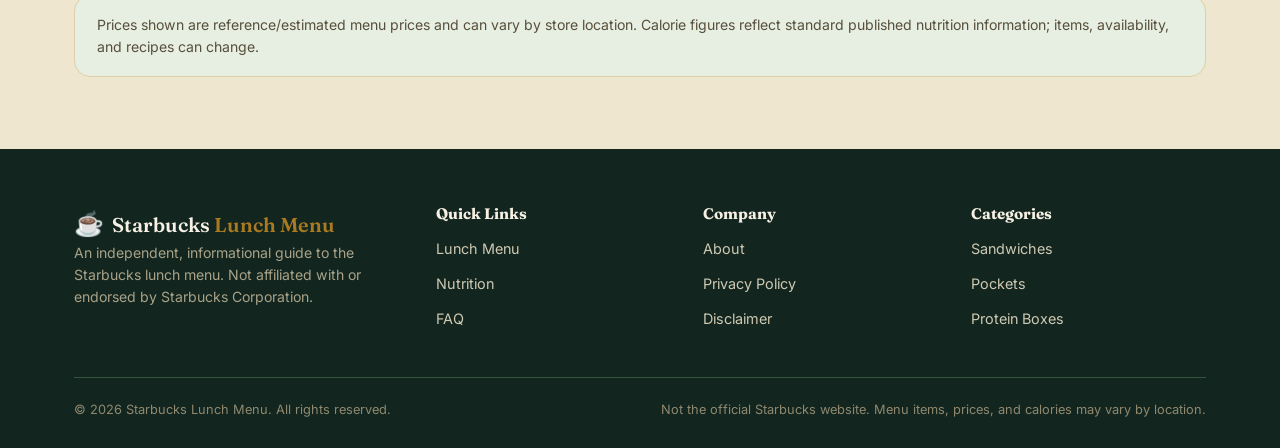
<file: lunch-menu.html>
<!DOCTYPE html>
<html lang="en">
<head>
<meta charset="UTF-8">
<meta name="viewport" content="width=device-width, initial-scale=1.0">
<title>Starbucks Lunch Menu — Full List with Prices & Calories</title>
<meta name="description" content="Search and filter the full Starbucks lunch menu: sandwiches, pockets, and protein boxes with photos, prices, calories, and descriptions.">
<link rel="canonical" href="https://Starbucks-lunch-menu.vercel.app/lunch-menu.html">
<meta property="og:type" content="website">
<meta property="og:title" content="Starbucks Lunch Menu — Full List with Prices & Calories">
<meta property="og:description" content="Search and filter the full Starbucks lunch menu with photos, prices, and calories.">
<meta property="og:url" content="https://Starbucks-lunch-menu.vercel.app/lunch-menu.html">
<link rel="icon" href="favicon/favicon.svg" type="image/svg+xml">
<link rel="preconnect" href="https://fonts.googleapis.com">
<link rel="preconnect" href="https://fonts.gstatic.com" crossorigin>
<link href="https://fonts.googleapis.com/css2?family=Fraunces:opsz,wght@9..144,500;9..144,600;9..144,700&family=Inter:wght@400;500;600;700&display=swap" rel="stylesheet">
<link rel="stylesheet" href="style.css">
<script type="application/ld+json">
{
  "@context": "https://schema.org",
  "@type": "Menu",
  "name": "Starbucks Lunch Menu",
  "hasMenuSection": [
    {
      "@type": "MenuSection",
      "name": "Sandwiches",
      "hasMenuItem": [
        {"@type": "MenuItem", "name": "Crispy Grilled Cheese on Sourdough", "offers": {"@type": "Offer", "price": "7.95", "priceCurrency": "USD"}, "nutrition": {"@type": "NutritionInformation", "calories": "520 calories"}},
        {"@type": "MenuItem", "name": "Ham & Swiss on Baguette", "offers": {"@type": "Offer", "price": "8.25", "priceCurrency": "USD"}, "nutrition": {"@type": "NutritionInformation", "calories": "500 calories"}},
        {"@type": "MenuItem", "name": "Tomato & Mozzarella on Focaccia", "offers": {"@type": "Offer", "price": "7.45", "priceCurrency": "USD"}, "nutrition": {"@type": "NutritionInformation", "calories": "360 calories"}},
        {"@type": "MenuItem", "name": "Turkey, Provolone & Pesto on Ciabatta", "offers": {"@type": "Offer", "price": "8.65", "priceCurrency": "USD"}, "nutrition": {"@type": "NutritionInformation", "calories": "520 calories"}}
      ]
    },
    {
      "@type": "MenuSection",
      "name": "Pockets",
      "hasMenuItem": [
        {"@type": "MenuItem", "name": "Spicy Falafel Pocket", "offers": {"@type": "Offer", "price": "5.25", "priceCurrency": "USD"}, "nutrition": {"@type": "NutritionInformation", "calories": "230 calories"}},
        {"@type": "MenuItem", "name": "Jalape\u00f1o Chicken Pocket", "offers": {"@type": "Offer", "price": "4.95", "priceCurrency": "USD"}, "nutrition": {"@type": "NutritionInformation", "calories": "200 calories"}}
      ]
    },
    {
      "@type": "MenuSection",
      "name": "Protein Boxes",
      "hasMenuItem": [
        {"@type": "MenuItem", "name": "Eggs & Cheddar Protein Box", "offers": {"@type": "Offer", "price": "7.45", "priceCurrency": "USD"}, "nutrition": {"@type": "NutritionInformation", "calories": "460 calories"}},
        {"@type": "MenuItem", "name": "Cheese & Fruit Protein Box", "offers": {"@type": "Offer", "price": "7.25", "priceCurrency": "USD"}, "nutrition": {"@type": "NutritionInformation", "calories": "470 calories"}}
      ]
    }
  ]
}
</script>
</head>
<body>
<a class="skip-link" href="#main">Skip to content</a>

<header class="site-header">
  <div class="container site-header__row">
    <a class="brand" href="index.html">
      <span class="brand__mark" aria-hidden="true">&#9749;</span>
      <span class="brand__word">Starbucks <span>Lunch Menu</span></span>
    </a>
    <nav class="main-nav" data-main-nav aria-label="Primary">
      <ul class="main-nav__list">
        <li><a href="index.html">Home</a></li>
        <li><a href="lunch-menu.html" aria-current="page">Lunch Menu</a></li>
        <li><a href="lunch-menu.html#categories">Categories</a></li>
        <li><a href="nutrition.html">Nutrition</a></li>
        <li><a href="faq.html">FAQ</a></li>
      </ul>
    </nav>
    <button class="nav-toggle" data-nav-toggle type="button" aria-expanded="false" aria-controls="main-nav" aria-label="Toggle menu">
      <span></span><span></span><span></span>
    </button>
  </div>
</header>

<main id="main">
  <section class="page-hero">
    <div class="container">
      <p class="breadcrumb"><a href="index.html">Home</a> / Lunch Menu</p>
      <h1>The full Starbucks lunch menu</h1>
      <p>Search by name, description, or category, or filter by type below. Every item shows a photo, price, and calorie count.</p>
    </div>
  </section>

  <section class="finder" id="categories">
    <div class="container finder__inner">
      <form class="search-bar" role="search" onsubmit="return false;">
        <label class="visually-hidden" for="menu-search">Search lunch items</label>
        <svg class="search-bar__icon" viewBox="0 0 24 24" fill="none" stroke="currentColor" stroke-width="2" aria-hidden="true"><circle cx="11" cy="11" r="7"></circle><line x1="21" y1="21" x2="16.65" y2="16.65"></line></svg>
        <input id="menu-search" type="text" placeholder="Search lunch items..." data-search-input>
      </form>

      <div class="category-filters" role="group" aria-label="Filter by category">
        <button type="button" class="filter-chip" data-category-filter="all" aria-pressed="true">All</button>
        <button type="button" class="filter-chip" data-category-filter="sandwiches" aria-pressed="false">Sandwiches</button>
        <button type="button" class="filter-chip" data-category-filter="pockets" aria-pressed="false">Pockets</button>
        <button type="button" class="filter-chip" data-category-filter="protein-boxes" aria-pressed="false">Protein Boxes</button>
      </div>

      <div class="quick-filters" role="group" aria-label="Quick filters">
        <button type="button" class="filter-chip" data-quick-filter="under-400" aria-pressed="false">Under 400 Calories</button>
        <button type="button" class="filter-chip" data-quick-filter="vegetarian" aria-pressed="false">Vegetarian</button>
        <button type="button" class="filter-chip" data-quick-filter="protein" aria-pressed="false">Protein Rich</button>
        <button type="button" class="filter-chip" data-quick-filter="sandwiches" aria-pressed="false">Sandwiches</button>
      </div>

      <p class="results-status" data-results-status role="status" aria-live="polite">Showing 12 of 12 lunch items</p>
    </div>
  </section>

  <section class="section">
    <div class="container">
      <div class="food-grid" data-full-grid></div>
      <p class="no-results" data-no-results>No lunch items found. Try another search.</p>
    </div>
  </section>

  <section class="section section--dim">
    <div class="container">
      <div class="disclaimer-strip">
        Prices shown are reference/estimated menu prices and can vary by store location. Calorie figures reflect standard published nutrition information; items, availability, and recipes can change.
      </div>
    </div>
  </section>
</main>

<footer class="site-footer">
  <div class="container">
    <div class="footer-grid">
      <div class="footer-brand">
        <a class="brand" href="index.html" style="color:var(--parchment);">
          <span class="brand__mark" aria-hidden="true">&#9749;</span>
          <span class="brand__word" style="color:var(--parchment);">Starbucks <span>Lunch Menu</span></span>
        </a>
        <p>An independent, informational guide to the Starbucks lunch menu. Not affiliated with or endorsed by Starbucks Corporation.</p>
      </div>
      <div>
        <h4>Quick Links</h4>
        <ul>
          <li><a href="lunch-menu.html">Lunch Menu</a></li>
          <li><a href="nutrition.html">Nutrition</a></li>
          <li><a href="faq.html">FAQ</a></li>
        </ul>
      </div>
      <div>
        <h4>Company</h4>
        <ul>
          <li><a href="about.html">About</a></li>
          <li><a href="privacy.html">Privacy Policy</a></li>
          <li><a href="disclaimer.html">Disclaimer</a></li>
        </ul>
      </div>
      <div>
        <h4>Categories</h4>
        <ul>
          <li><a href="lunch-menu.html?category=sandwiches">Sandwiches</a></li>
          <li><a href="lunch-menu.html?category=pockets">Pockets</a></li>
          <li><a href="lunch-menu.html?category=protein-boxes">Protein Boxes</a></li>
        </ul>
      </div>
    </div>
    <div class="footer-bottom">
      <span>&copy; 2026 Starbucks Lunch Menu. All rights reserved.</span>
      <span>Not the official Starbucks website. Menu items, prices, and calories may vary by location.</span>
    </div>
  </div>
</footer>

<div class="modal-overlay" data-modal-overlay aria-hidden="true">
  <div class="modal" role="dialog" aria-modal="true" aria-label="Menu item details"></div>
</div>

<script src="script.js"></script>
<script>
  // Support ?category= and ?filter= links from the homepage.
  document.addEventListener("DOMContentLoaded", () => {
    const params = new URLSearchParams(window.location.search);
    const category = params.get("category");
    const filter = params.get("filter");
    if (category) {
      const btn = document.querySelector(`[data-category-filter="${category}"]`);
      if (btn) btn.click();
    }
    if (filter) {
      const btn = document.querySelector(`[data-quick-filter="${filter}"]`);
      if (btn) btn.click();
    }
  });
</script>
</body>
</html>
</file>
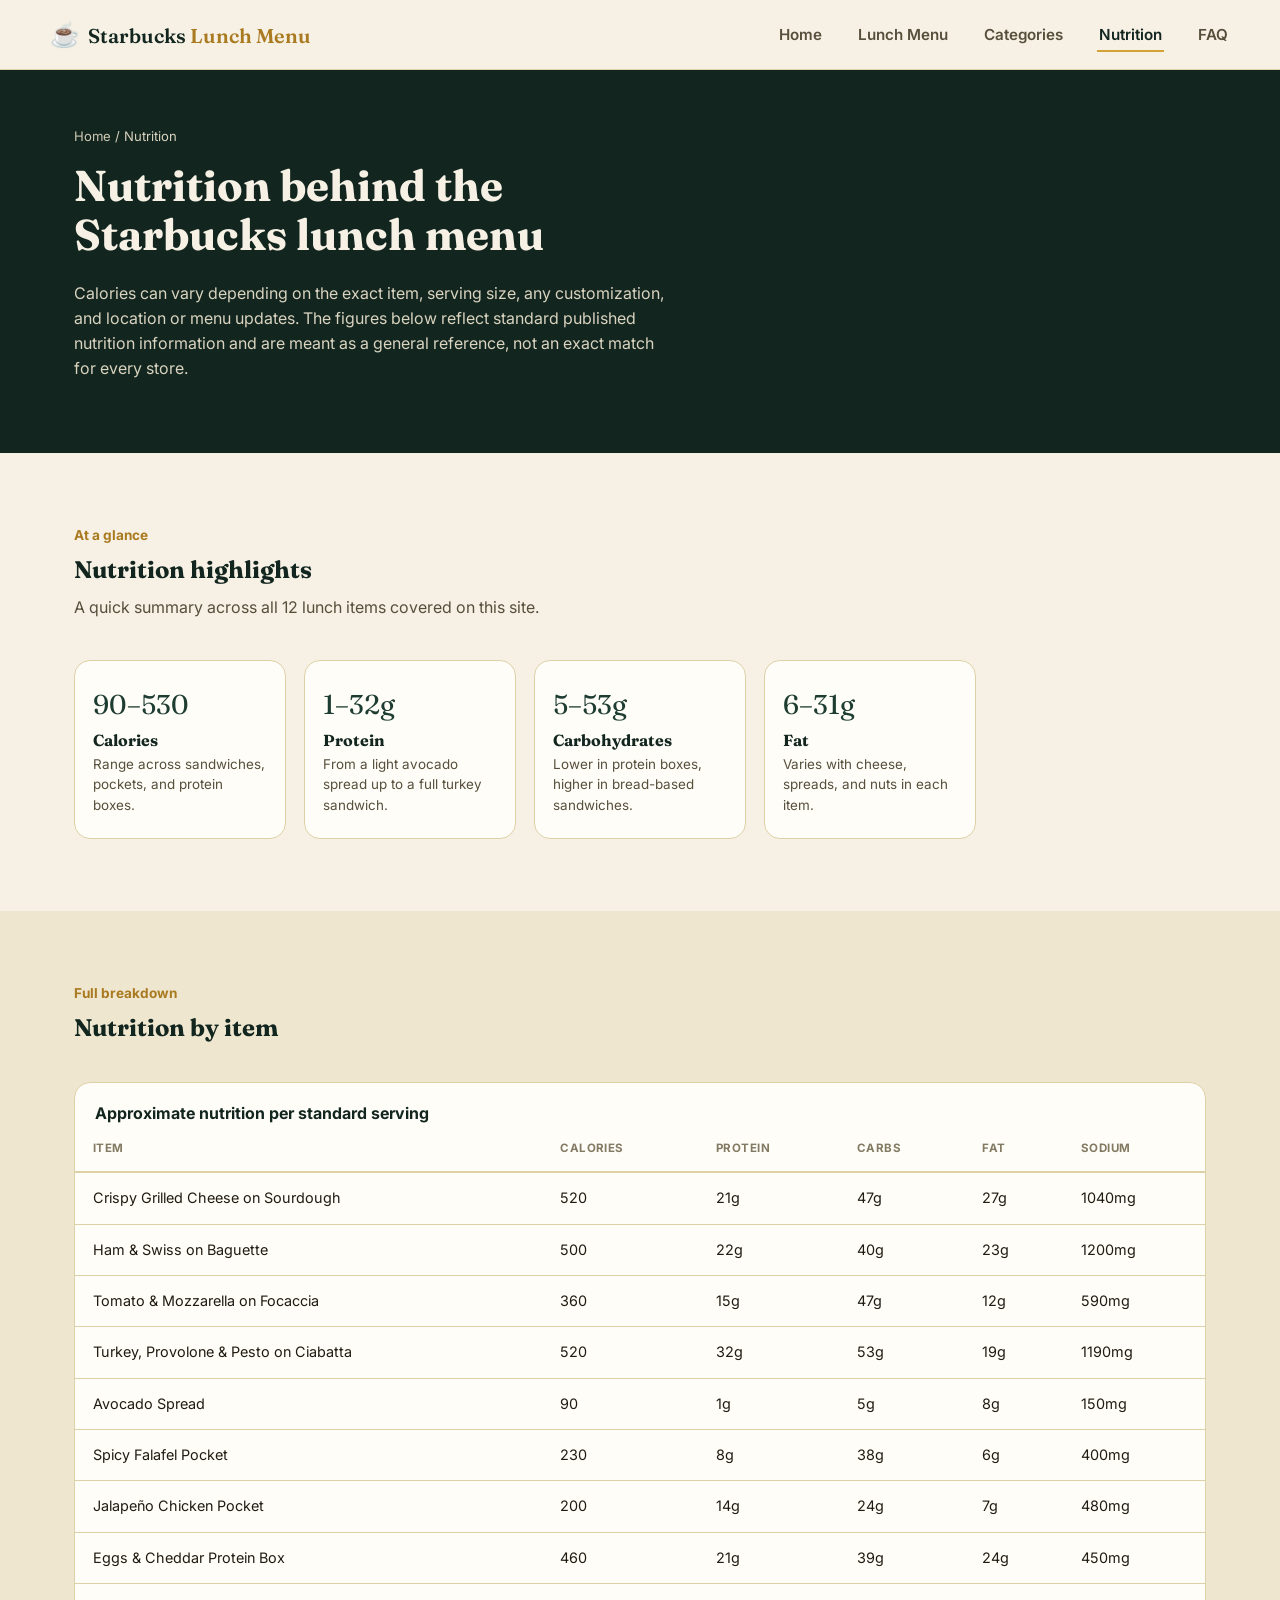
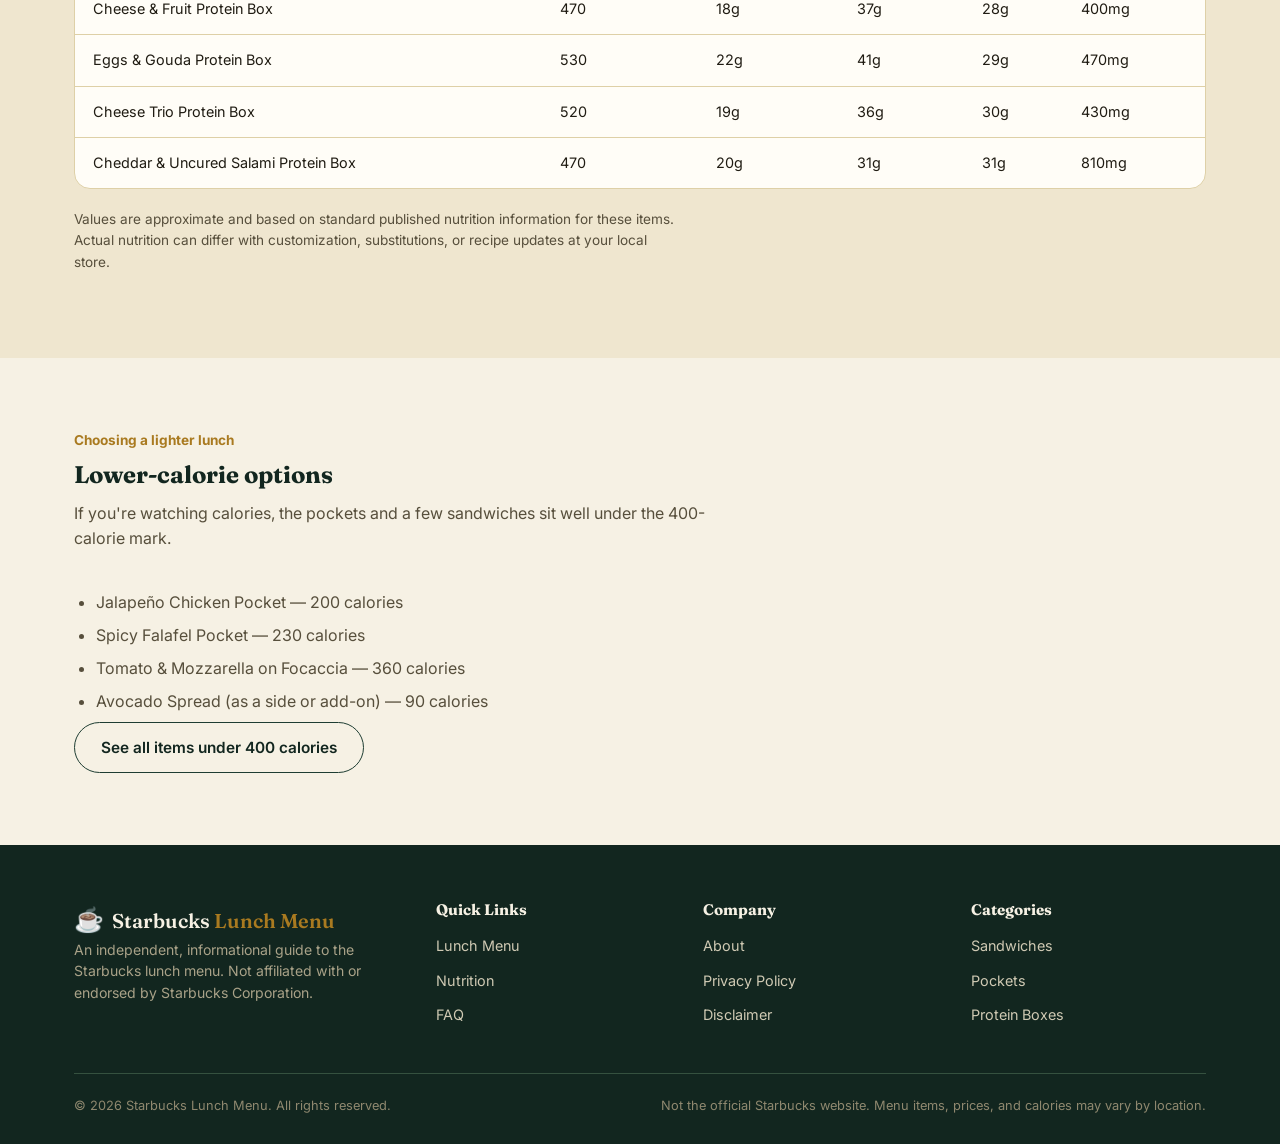
<file: nutrition.html>
<!DOCTYPE html>
<html lang="en">
<head>
<meta charset="UTF-8">
<meta name="viewport" content="width=device-width, initial-scale=1.0">
<title>Starbucks Lunch Menu Nutrition — Calories, Protein & Carbs</title>
<meta name="description" content="Nutrition information for the Starbucks lunch menu, including calories, protein, carbs, fat, and sodium for sandwiches, pockets, and protein boxes.">
<link rel="canonical" href="https://Starbucks-lunch-menu.vercel.app/nutrition.html">
<meta property="og:type" content="website">
<meta property="og:title" content="Starbucks Lunch Menu Nutrition — Calories, Protein & Carbs">
<meta property="og:description" content="Calories, protein, carbs, fat, and sodium for every item on the Starbucks lunch menu.">
<meta property="og:url" content="https://Starbucks-lunch-menu.vercel.app/nutrition.html">
<link rel="icon" href="favicon/favicon.svg" type="image/svg+xml">
<link rel="preconnect" href="https://fonts.googleapis.com">
<link rel="preconnect" href="https://fonts.gstatic.com" crossorigin>
<link href="https://fonts.googleapis.com/css2?family=Fraunces:opsz,wght@9..144,500;9..144,600;9..144,700&family=Inter:wght@400;500;600;700&display=swap" rel="stylesheet">
<link rel="stylesheet" href="style.css">
</head>
<body>
<a class="skip-link" href="#main">Skip to content</a>

<header class="site-header">
  <div class="container site-header__row">
    <a class="brand" href="index.html">
      <span class="brand__mark" aria-hidden="true">&#9749;</span>
      <span class="brand__word">Starbucks <span>Lunch Menu</span></span>
    </a>
    <nav class="main-nav" data-main-nav aria-label="Primary">
      <ul class="main-nav__list">
        <li><a href="index.html">Home</a></li>
        <li><a href="lunch-menu.html">Lunch Menu</a></li>
        <li><a href="lunch-menu.html#categories">Categories</a></li>
        <li><a href="nutrition.html" aria-current="page">Nutrition</a></li>
        <li><a href="faq.html">FAQ</a></li>
      </ul>
    </nav>
    <button class="nav-toggle" data-nav-toggle type="button" aria-expanded="false" aria-controls="main-nav" aria-label="Toggle menu">
      <span></span><span></span><span></span>
    </button>
  </div>
</header>

<main id="main">
  <section class="page-hero">
    <div class="container">
      <p class="breadcrumb"><a href="index.html">Home</a> / Nutrition</p>
      <h1>Nutrition behind the Starbucks lunch menu</h1>
      <p>Calories can vary depending on the exact item, serving size, any customization, and location or menu updates. The figures below reflect standard published nutrition information and are meant as a general reference, not an exact match for every store.</p>
    </div>
  </section>

  <section class="section">
    <div class="container">
      <div class="section__head">
        <span class="section__eyebrow">At a glance</span>
        <h2>Nutrition highlights</h2>
        <p>A quick summary across all 12 lunch items covered on this site.</p>
      </div>
      <div class="category-strip">
        <div class="category-tile">
          <span class="category-tile__count">90&ndash;530</span>
          <h3>Calories</h3>
          <p>Range across sandwiches, pockets, and protein boxes.</p>
        </div>
        <div class="category-tile">
          <span class="category-tile__count">1&ndash;32g</span>
          <h3>Protein</h3>
          <p>From a light avocado spread up to a full turkey sandwich.</p>
        </div>
        <div class="category-tile">
          <span class="category-tile__count">5&ndash;53g</span>
          <h3>Carbohydrates</h3>
          <p>Lower in protein boxes, higher in bread-based sandwiches.</p>
        </div>
        <div class="category-tile">
          <span class="category-tile__count">6&ndash;31g</span>
          <h3>Fat</h3>
          <p>Varies with cheese, spreads, and nuts in each item.</p>
        </div>
      </div>
    </div>
  </section>

  <section class="section section--dim">
    <div class="container">
      <div class="section__head">
        <span class="section__eyebrow">Full breakdown</span>
        <h2>Nutrition by item</h2>
      </div>
      <div class="nutrition-table-wrap">
        <table class="nutrition-table">
          <caption>Approximate nutrition per standard serving</caption>
          <thead>
            <tr>
              <th scope="col">Item</th>
              <th scope="col">Calories</th>
              <th scope="col">Protein</th>
              <th scope="col">Carbs</th>
              <th scope="col">Fat</th>
              <th scope="col">Sodium</th>
            </tr>
          </thead>
          <tbody>
            <tr><td>Crispy Grilled Cheese on Sourdough</td><td>520</td><td>21g</td><td>47g</td><td>27g</td><td>1040mg</td></tr>
            <tr><td>Ham & Swiss on Baguette</td><td>500</td><td>22g</td><td>40g</td><td>23g</td><td>1200mg</td></tr>
            <tr><td>Tomato & Mozzarella on Focaccia</td><td>360</td><td>15g</td><td>47g</td><td>12g</td><td>590mg</td></tr>
            <tr><td>Turkey, Provolone & Pesto on Ciabatta</td><td>520</td><td>32g</td><td>53g</td><td>19g</td><td>1190mg</td></tr>
            <tr><td>Avocado Spread</td><td>90</td><td>1g</td><td>5g</td><td>8g</td><td>150mg</td></tr>
            <tr><td>Spicy Falafel Pocket</td><td>230</td><td>8g</td><td>38g</td><td>6g</td><td>400mg</td></tr>
            <tr><td>Jalape&ntilde;o Chicken Pocket</td><td>200</td><td>14g</td><td>24g</td><td>7g</td><td>480mg</td></tr>
            <tr><td>Eggs & Cheddar Protein Box</td><td>460</td><td>21g</td><td>39g</td><td>24g</td><td>450mg</td></tr>
            <tr><td>Cheese & Fruit Protein Box</td><td>470</td><td>18g</td><td>37g</td><td>28g</td><td>400mg</td></tr>
            <tr><td>Eggs & Gouda Protein Box</td><td>530</td><td>22g</td><td>41g</td><td>29g</td><td>470mg</td></tr>
            <tr><td>Cheese Trio Protein Box</td><td>520</td><td>19g</td><td>36g</td><td>30g</td><td>430mg</td></tr>
            <tr><td>Cheddar & Uncured Salami Protein Box</td><td>470</td><td>20g</td><td>31g</td><td>31g</td><td>810mg</td></tr>
          </tbody>
        </table>
      </div>
      <p style="margin-top:20px; font-size:0.85rem;">Values are approximate and based on standard published nutrition information for these items. Actual nutrition can differ with customization, substitutions, or recipe updates at your local store.</p>
    </div>
  </section>

  <section class="section">
    <div class="container">
      <div class="section__head">
        <span class="section__eyebrow">Choosing a lighter lunch</span>
        <h2>Lower-calorie options</h2>
        <p>If you're watching calories, the pockets and a few sandwiches sit well under the 400-calorie mark.</p>
      </div>
      <ul class="prose" style="list-style:disc; padding-left:1.4em;">
        <li>Jalape&ntilde;o Chicken Pocket &mdash; 200 calories</li>
        <li>Spicy Falafel Pocket &mdash; 230 calories</li>
        <li>Tomato & Mozzarella on Focaccia &mdash; 360 calories</li>
        <li>Avocado Spread (as a side or add-on) &mdash; 90 calories</li>
      </ul>
      <a class="btn btn--outline" href="lunch-menu.html?filter=under-400">See all items under 400 calories</a>
    </div>
  </section>
</main>

<footer class="site-footer">
  <div class="container">
    <div class="footer-grid">
      <div class="footer-brand">
        <a class="brand" href="index.html" style="color:var(--parchment);">
          <span class="brand__mark" aria-hidden="true">&#9749;</span>
          <span class="brand__word" style="color:var(--parchment);">Starbucks <span>Lunch Menu</span></span>
        </a>
        <p>An independent, informational guide to the Starbucks lunch menu. Not affiliated with or endorsed by Starbucks Corporation.</p>
      </div>
      <div>
        <h4>Quick Links</h4>
        <ul>
          <li><a href="lunch-menu.html">Lunch Menu</a></li>
          <li><a href="nutrition.html">Nutrition</a></li>
          <li><a href="faq.html">FAQ</a></li>
        </ul>
      </div>
      <div>
        <h4>Company</h4>
        <ul>
          <li><a href="about.html">About</a></li>
          <li><a href="privacy.html">Privacy Policy</a></li>
          <li><a href="disclaimer.html">Disclaimer</a></li>
        </ul>
      </div>
      <div>
        <h4>Categories</h4>
        <ul>
          <li><a href="lunch-menu.html?category=sandwiches">Sandwiches</a></li>
          <li><a href="lunch-menu.html?category=pockets">Pockets</a></li>
          <li><a href="lunch-menu.html?category=protein-boxes">Protein Boxes</a></li>
        </ul>
      </div>
    </div>
    <div class="footer-bottom">
      <span>&copy; 2026 Starbucks Lunch Menu. All rights reserved.</span>
      <span>Not the official Starbucks website. Menu items, prices, and calories may vary by location.</span>
    </div>
  </div>
</footer>

<script src="script.js"></script>
</body>
</html>
</file>
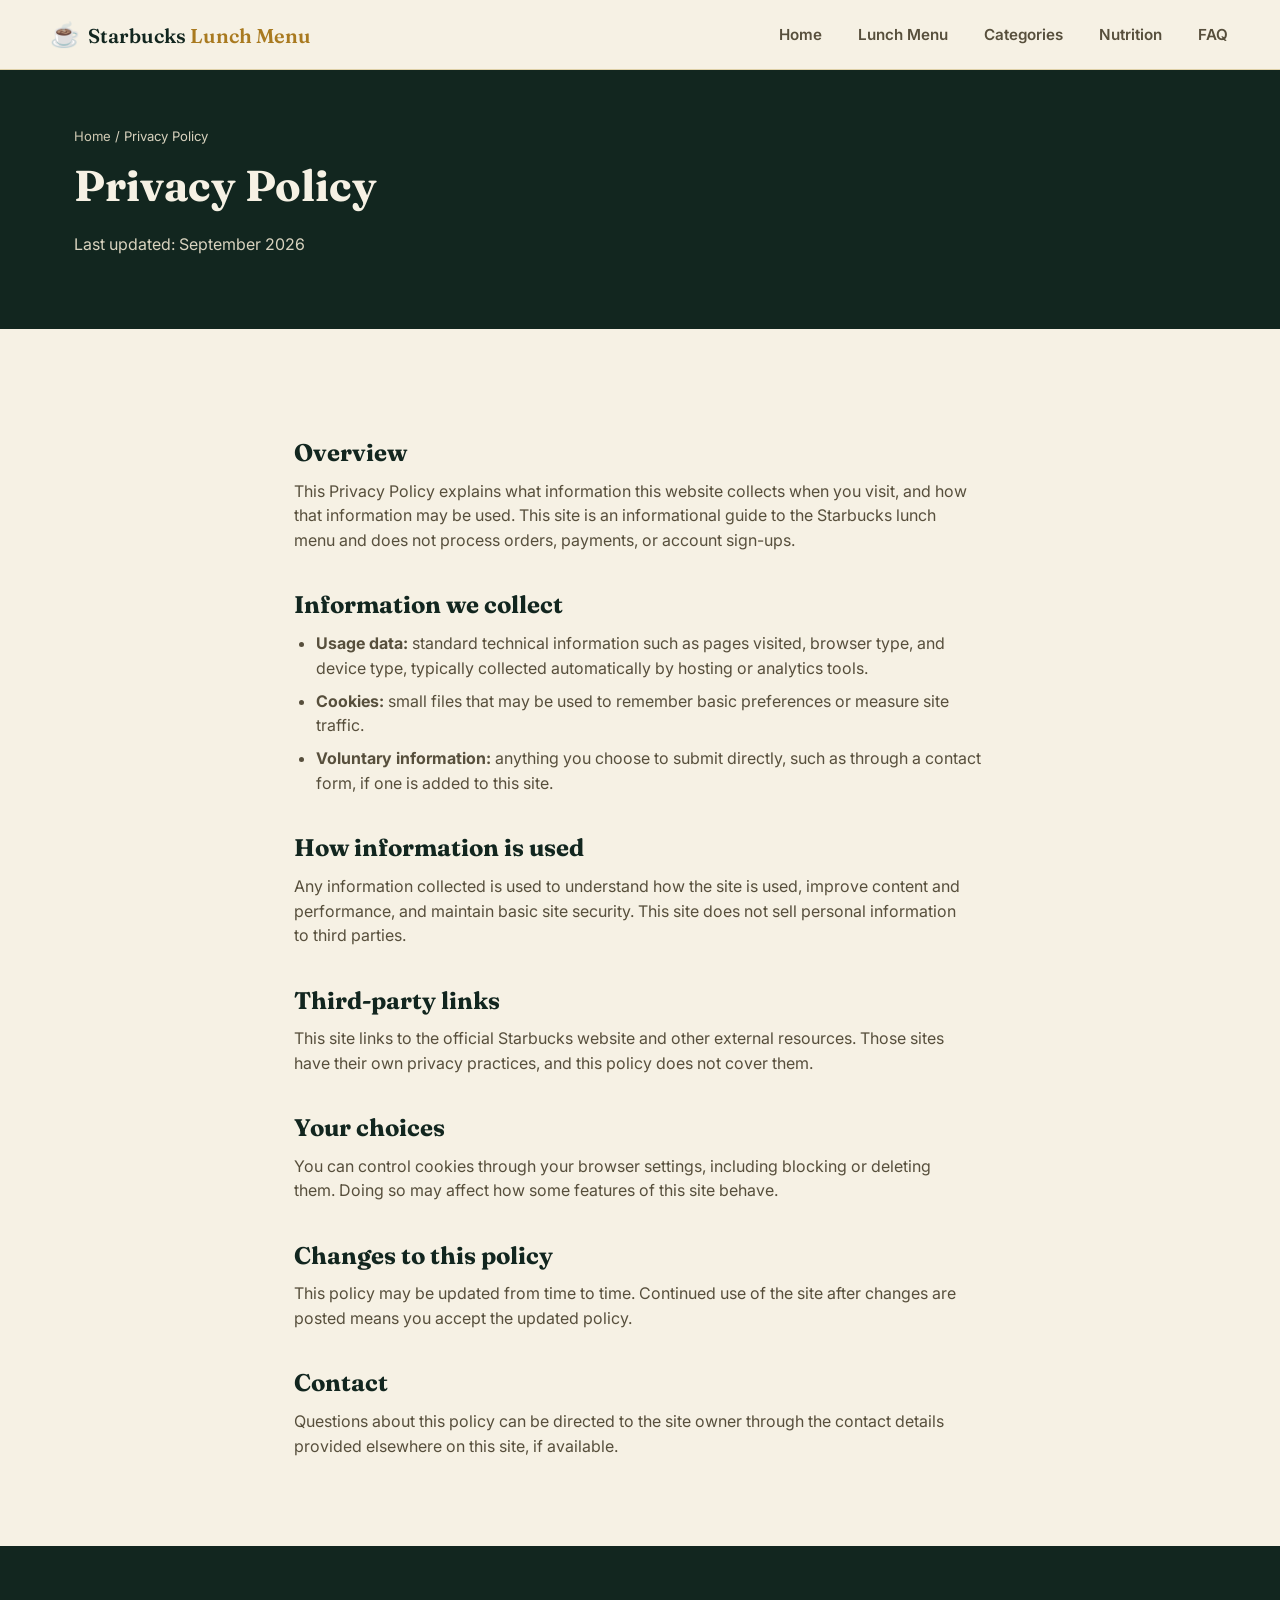
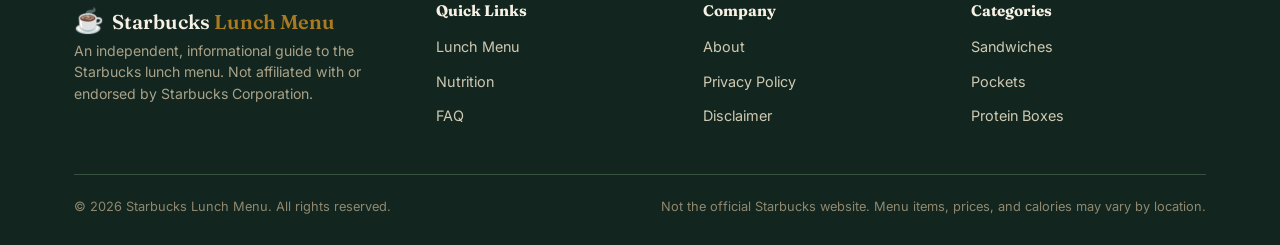
<file: privacy.html>
<!DOCTYPE html>
<html lang="en">
<head>
<meta charset="UTF-8">
<meta name="viewport" content="width=device-width, initial-scale=1.0">
<title>Privacy Policy — Starbucks Lunch Menu</title>
<meta name="description" content="Privacy policy for the Starbucks Lunch Menu website: what information is collected, how it's used, and your choices.">
<link rel="canonical" href="https://Starbucks-lunch-menu.vercel.app/privacy.html">
<link rel="icon" href="favicon/favicon.svg" type="image/svg+xml">
<link rel="preconnect" href="https://fonts.googleapis.com">
<link rel="preconnect" href="https://fonts.gstatic.com" crossorigin>
<link href="https://fonts.googleapis.com/css2?family=Fraunces:opsz,wght@9..144,500;9..144,600;9..144,700&family=Inter:wght@400;500;600;700&display=swap" rel="stylesheet">
<link rel="stylesheet" href="style.css">
</head>
<body>
<a class="skip-link" href="#main">Skip to content</a>

<header class="site-header">
  <div class="container site-header__row">
    <a class="brand" href="index.html">
      <span class="brand__mark" aria-hidden="true">&#9749;</span>
      <span class="brand__word">Starbucks <span>Lunch Menu</span></span>
    </a>
    <nav class="main-nav" data-main-nav aria-label="Primary">
      <ul class="main-nav__list">
        <li><a href="index.html">Home</a></li>
        <li><a href="lunch-menu.html">Lunch Menu</a></li>
        <li><a href="lunch-menu.html#categories">Categories</a></li>
        <li><a href="nutrition.html">Nutrition</a></li>
        <li><a href="faq.html">FAQ</a></li>
      </ul>
    </nav>
    <button class="nav-toggle" data-nav-toggle type="button" aria-expanded="false" aria-controls="main-nav" aria-label="Toggle menu">
      <span></span><span></span><span></span>
    </button>
  </div>
</header>

<main id="main">
  <section class="page-hero">
    <div class="container">
      <p class="breadcrumb"><a href="index.html">Home</a> / Privacy Policy</p>
      <h1>Privacy Policy</h1>
      <p>Last updated: September 2026</p>
    </div>
  </section>

  <section class="section">
    <div class="container prose">
      <h2>Overview</h2>
      <p>This Privacy Policy explains what information this website collects when you visit, and how that information may be used. This site is an informational guide to the Starbucks lunch menu and does not process orders, payments, or account sign-ups.</p>

      <h2>Information we collect</h2>
      <ul>
        <li><strong>Usage data:</strong> standard technical information such as pages visited, browser type, and device type, typically collected automatically by hosting or analytics tools.</li>
        <li><strong>Cookies:</strong> small files that may be used to remember basic preferences or measure site traffic.</li>
        <li><strong>Voluntary information:</strong> anything you choose to submit directly, such as through a contact form, if one is added to this site.</li>
      </ul>

      <h2>How information is used</h2>
      <p>Any information collected is used to understand how the site is used, improve content and performance, and maintain basic site security. This site does not sell personal information to third parties.</p>

      <h2>Third-party links</h2>
      <p>This site links to the official Starbucks website and other external resources. Those sites have their own privacy practices, and this policy does not cover them.</p>

      <h2>Your choices</h2>
      <p>You can control cookies through your browser settings, including blocking or deleting them. Doing so may affect how some features of this site behave.</p>

      <h2>Changes to this policy</h2>
      <p>This policy may be updated from time to time. Continued use of the site after changes are posted means you accept the updated policy.</p>

      <h2>Contact</h2>
      <p>Questions about this policy can be directed to the site owner through the contact details provided elsewhere on this site, if available.</p>
    </div>
  </section>
</main>

<footer class="site-footer">
  <div class="container">
    <div class="footer-grid">
      <div class="footer-brand">
        <a class="brand" href="index.html" style="color:var(--parchment);">
          <span class="brand__mark" aria-hidden="true">&#9749;</span>
          <span class="brand__word" style="color:var(--parchment);">Starbucks <span>Lunch Menu</span></span>
        </a>
        <p>An independent, informational guide to the Starbucks lunch menu. Not affiliated with or endorsed by Starbucks Corporation.</p>
      </div>
      <div>
        <h4>Quick Links</h4>
        <ul>
          <li><a href="lunch-menu.html">Lunch Menu</a></li>
          <li><a href="nutrition.html">Nutrition</a></li>
          <li><a href="faq.html">FAQ</a></li>
        </ul>
      </div>
      <div>
        <h4>Company</h4>
        <ul>
          <li><a href="about.html">About</a></li>
          <li><a href="privacy.html">Privacy Policy</a></li>
          <li><a href="disclaimer.html">Disclaimer</a></li>
        </ul>
      </div>
      <div>
        <h4>Categories</h4>
        <ul>
          <li><a href="lunch-menu.html?category=sandwiches">Sandwiches</a></li>
          <li><a href="lunch-menu.html?category=pockets">Pockets</a></li>
          <li><a href="lunch-menu.html?category=protein-boxes">Protein Boxes</a></li>
        </ul>
      </div>
    </div>
    <div class="footer-bottom">
      <span>&copy; 2026 Starbucks Lunch Menu. All rights reserved.</span>
      <span>Not the official Starbucks website. Menu items, prices, and calories may vary by location.</span>
    </div>
  </div>
</footer>

<script src="script.js"></script>
</body>
</html>
</file>
<file: style.css>
/* =========================================================
   Starbucks Lunch Menu — stylesheet
   Design tokens
   ========================================================= */
:root {
  /* Color */
  --forest-950: #12261f;
  --forest-800: #1e3d32;
  --forest-700: #274a3d;
  --forest-600: #2f5c4c;
  --parchment: #f6f1e4;
  --parchment-dim: #efe6cf;
  --parchment-card: #fffdf7;
  --honey: #d4a237;
  --honey-deep: #a97a20;
  --rust: #9c4a2e;
  --ink: #201c13;
  --ink-soft: #574f3c;
  --ink-faint: #837a63;
  --line: #ded0a7;
  --line-dark: #35513f;
  --success-bg: #e7efe2;

  /* Type */
  --font-display: "Fraunces", "Iowan Old Style", "Georgia", serif;
  --font-body: "Inter", "Segoe UI", system-ui, sans-serif;

  /* Layout */
  --max-w: 1180px;
  --radius-card: 16px;
  --radius-sm: 8px;
  --radius-pill: 999px;
  --shadow-card: 0 10px 30px -14px rgba(18, 38, 31, 0.35);
  --shadow-pop: 0 24px 60px -20px rgba(18, 38, 31, 0.5);
}

/* =========================================================
   Reset
   ========================================================= */
*,
*::before,
*::after {
  box-sizing: border-box;
}

html {
  scroll-behavior: smooth;
}

@media (prefers-reduced-motion: reduce) {
  html {
    scroll-behavior: auto;
  }
  *,
  *::before,
  *::after {
    animation-duration: 0.01ms !important;
    animation-iteration-count: 1 !important;
    transition-duration: 0.01ms !important;
  }
}

body {
  margin: 0;
  font-family: var(--font-body);
  color: var(--ink);
  background: var(--parchment);
  line-height: 1.55;
  -webkit-font-smoothing: antialiased;
}

img {
  max-width: 100%;
  display: block;
}

a {
  color: inherit;
}

ul {
  margin: 0;
  padding: 0;
  list-style: none;
}

h1, h2, h3, h4 {
  font-family: var(--font-display);
  color: var(--forest-950);
  line-height: 1.15;
  margin: 0 0 0.5em;
}

p {
  margin: 0 0 1em;
  color: var(--ink-soft);
  max-width: 68ch;
}

button {
  font-family: inherit;
}

:focus-visible {
  outline: 3px solid var(--honey-deep);
  outline-offset: 3px;
}

.container {
  width: 100%;
  max-width: var(--max-w);
  margin: 0 auto;
  padding: 0 24px;
}

.visually-hidden {
  position: absolute;
  width: 1px;
  height: 1px;
  overflow: hidden;
  clip: rect(0 0 0 0);
  white-space: nowrap;
}

.skip-link {
  position: absolute;
  left: -999px;
  top: 0;
  background: var(--forest-950);
  color: var(--parchment);
  padding: 12px 20px;
  z-index: 200;
  border-radius: 0 0 8px 0;
}
.skip-link:focus {
  left: 0;
}

/* =========================================================
   Buttons & badges
   ========================================================= */
.btn {
  display: inline-flex;
  align-items: center;
  justify-content: center;
  gap: 8px;
  padding: 13px 26px;
  border-radius: var(--radius-pill);
  border: 1px solid transparent;
  font-weight: 600;
  font-size: 0.96rem;
  cursor: pointer;
  text-decoration: none;
  transition: transform 0.15s ease, background-color 0.15s ease, color 0.15s ease, border-color 0.15s ease;
}
.btn:hover {
  transform: translateY(-1px);
}
.btn--primary {
  background: var(--honey);
  color: var(--forest-950);
}
.btn--primary:hover {
  background: var(--honey-deep);
  color: var(--parchment);
}
.btn--outline {
  background: transparent;
  border-color: var(--forest-800);
  color: var(--forest-950);
}
.btn--outline:hover {
  background: var(--forest-800);
  color: var(--parchment);
}
.btn--on-dark {
  border-color: rgba(246, 241, 228, 0.5);
  color: var(--parchment);
}
.btn--on-dark:hover {
  background: var(--parchment);
  color: var(--forest-950);
}
.btn--ghost {
  background: var(--parchment-dim);
  color: var(--forest-950);
  border-color: var(--line);
  width: 100%;
  padding: 11px 20px;
  font-size: 0.9rem;
}
.btn--ghost:hover {
  background: var(--forest-800);
  color: var(--parchment);
  border-color: var(--forest-800);
}

.badge {
  display: inline-flex;
  align-items: center;
  gap: 6px;
  font-size: 0.86rem;
  font-weight: 700;
  padding: 6px 12px;
  border-radius: var(--radius-sm);
}
.badge--price {
  background: var(--forest-800);
  color: var(--parchment);
}
.badge--cal {
  background: var(--parchment-dim);
  color: var(--ink);
  border: 1px solid var(--line);
}

/* =========================================================
   Header
   ========================================================= */
.site-header {
  position: sticky;
  top: 0;
  z-index: 100;
  background: var(--parchment);
  border-bottom: 1px solid var(--line);
}
.site-header__row {
  display: flex;
  align-items: center;
  justify-content: space-between;
  padding: 16px 0;
  gap: 24px;
}
.brand {
  display: flex;
  align-items: baseline;
  gap: 8px;
  text-decoration: none;
  font-family: var(--font-display);
}
.brand__mark {
  font-size: 1.5rem;
  color: var(--forest-800);
}
.brand__word {
  font-size: 1.25rem;
  font-weight: 600;
  color: var(--forest-950);
}
.brand__word span {
  color: var(--honey-deep);
}

.main-nav__list {
  display: flex;
  gap: 32px;
}
.main-nav__list a {
  text-decoration: none;
  font-weight: 600;
  font-size: 0.95rem;
  color: var(--ink-soft);
  padding: 6px 2px;
  border-bottom: 2px solid transparent;
  transition: color 0.15s ease, border-color 0.15s ease;
}
.main-nav__list a:hover,
.main-nav__list a[aria-current="page"] {
  color: var(--forest-950);
  border-color: var(--honey);
}

.nav-toggle {
  display: none;
  flex-direction: column;
  justify-content: center;
  gap: 5px;
  width: 42px;
  height: 42px;
  border-radius: var(--radius-sm);
  border: 1px solid var(--line);
  background: var(--parchment-card);
  cursor: pointer;
}
.nav-toggle span {
  display: block;
  height: 2px;
  width: 20px;
  margin: 0 auto;
  background: var(--forest-950);
  transition: transform 0.2s ease, opacity 0.2s ease;
}
.nav-toggle[aria-expanded="true"] span:nth-child(1) {
  transform: translateY(7px) rotate(45deg);
}
.nav-toggle[aria-expanded="true"] span:nth-child(2) {
  opacity: 0;
}
.nav-toggle[aria-expanded="true"] span:nth-child(3) {
  transform: translateY(-7px) rotate(-45deg);
}

@media (max-width: 860px) {
  .nav-toggle {
    display: flex;
  }
  .main-nav {
    position: absolute;
    top: 100%;
    left: 0;
    right: 0;
    background: var(--parchment);
    border-bottom: 1px solid var(--line);
    max-height: 0;
    overflow: hidden;
    transition: max-height 0.25s ease;
  }
  .main-nav.is-open {
    max-height: 320px;
  }
  .main-nav__list {
    flex-direction: column;
    gap: 0;
    padding: 8px 24px 20px;
  }
  .main-nav__list a {
    display: block;
    padding: 12px 0;
    border-bottom: 1px solid var(--line);
  }
}

/* =========================================================
   Hero
   ========================================================= */
.hero {
  background: var(--forest-950);
  color: var(--parchment);
  overflow: hidden;
  position: relative;
}
.hero__grid {
  display: grid;
  grid-template-columns: 1.05fr 0.95fr;
  gap: 48px;
  align-items: center;
  padding: 76px 0 64px;
}
.hero__eyebrow {
  color: var(--honey);
  font-weight: 700;
  font-size: 0.95rem;
  margin-bottom: 18px;
}
.hero h1 {
  color: var(--parchment);
  font-size: clamp(2.4rem, 4.6vw, 3.6rem);
  max-width: 14ch;
}
.hero p {
  color: #d9d3bf;
  font-size: 1.08rem;
  max-width: 46ch;
}
.hero__facts {
  display: flex;
  gap: 28px;
  margin: 28px 0 34px;
  flex-wrap: wrap;
}
.hero__fact {
  display: flex;
  align-items: baseline;
  gap: 8px;
}
.hero__fact strong {
  font-family: var(--font-display);
  font-size: 1.5rem;
  color: var(--honey);
}
.hero__fact span {
  font-size: 0.88rem;
  color: #bcb59f;
}
.hero__actions {
  display: flex;
  gap: 16px;
  flex-wrap: wrap;
}
.hero__media {
  position: relative;
}
.hero__frame {
  border-radius: 28px 28px 28px 6px;
  overflow: hidden;
  aspect-ratio: 4 / 4.6;
  box-shadow: var(--shadow-pop);
  background: var(--forest-700);
}
.hero__frame img {
  width: 100%;
  height: 100%;
  object-fit: cover;
}
.hero__callout {
  position: absolute;
  bottom: -22px;
  left: -22px;
  background: var(--parchment-card);
  color: var(--ink);
  border-radius: var(--radius-card);
  padding: 16px 20px;
  box-shadow: var(--shadow-card);
  max-width: 230px;
}
.hero__callout strong {
  display: block;
  font-family: var(--font-display);
  font-size: 1.05rem;
  color: var(--forest-800);
}
.hero__callout span {
  font-size: 0.85rem;
  color: var(--ink-faint);
}

@media (max-width: 900px) {
  .hero__grid {
    grid-template-columns: 1fr;
    padding: 52px 0 48px;
  }
  .hero__media {
    order: -1;
    max-width: 360px;
    margin: 0 auto;
  }
  .hero__callout {
    left: 12px;
  }
}

/* =========================================================
   Search & filters
   ========================================================= */
.finder {
  background: var(--parchment-dim);
  border-bottom: 1px solid var(--line);
}
.finder__inner {
  padding: 28px 0;
}
.search-bar {
  position: relative;
  max-width: 560px;
  margin: 0 auto 20px;
}
.search-bar input {
  width: 100%;
  padding: 15px 20px 15px 46px;
  border-radius: var(--radius-pill);
  border: 1px solid var(--line);
  background: var(--parchment-card);
  font-size: 1rem;
  color: var(--ink);
}
.search-bar input:focus-visible {
  outline-offset: 0;
}
.search-bar__icon {
  position: absolute;
  left: 18px;
  top: 50%;
  transform: translateY(-50%);
  width: 18px;
  height: 18px;
  color: var(--ink-faint);
}

.category-filters,
.quick-filters {
  display: flex;
  flex-wrap: wrap;
  gap: 10px;
  justify-content: center;
}
.filter-chip {
  border: 1px solid var(--line);
  background: var(--parchment-card);
  color: var(--ink-soft);
  padding: 9px 18px;
  border-radius: var(--radius-pill);
  font-weight: 600;
  font-size: 0.88rem;
  cursor: pointer;
  transition: background-color 0.15s ease, color 0.15s ease, border-color 0.15s ease;
}
.filter-chip:hover {
  border-color: var(--forest-800);
}
.filter-chip[aria-pressed="true"] {
  background: var(--forest-800);
  border-color: var(--forest-800);
  color: var(--parchment);
}

.quick-filters {
  margin-top: 16px;
}
.quick-filters .filter-chip {
  background: transparent;
  border-style: dashed;
}

.results-status {
  text-align: center;
  font-size: 0.85rem;
  color: var(--ink-faint);
  margin-top: 14px;
}

/* =========================================================
   Section shell
   ========================================================= */
.section {
  padding: 72px 0;
}
.section--tight {
  padding: 56px 0;
}
.section--dark {
  background: var(--forest-950);
  color: var(--parchment);
}
.section--dark h2,
.section--dark h3 {
  color: var(--parchment);
}
.section--dark p {
  color: #cfc9b3;
}
.section--dim {
  background: var(--parchment-dim);
}
.section__head {
  max-width: 640px;
  margin-bottom: 40px;
}
.section__eyebrow {
  color: var(--honey-deep);
  font-weight: 700;
  font-size: 0.85rem;
  display: block;
  margin-bottom: 10px;
}
.section--dark .section__eyebrow {
  color: var(--honey);
}

/* =========================================================
   Food cards & grid
   ========================================================= */
.food-grid {
  display: grid;
  grid-template-columns: repeat(3, 1fr);
  gap: 26px;
}
.food-card {
  background: var(--parchment-card);
  border: 1px solid var(--line);
  border-radius: var(--radius-card);
  overflow: hidden;
  display: flex;
  flex-direction: column;
  transition: transform 0.18s ease, box-shadow 0.18s ease;
}
.food-card:hover {
  transform: translateY(-4px);
  box-shadow: var(--shadow-card);
}
.food-card__media {
  aspect-ratio: 4 / 3;
  background: var(--parchment-dim);
  overflow: hidden;
}
.food-card__media img {
  width: 100%;
  height: 100%;
  object-fit: cover;
}
.food-card__body {
  padding: 20px 20px 22px;
  display: flex;
  flex-direction: column;
  flex: 1;
}
.food-card__tag {
  font-size: 0.74rem;
  font-weight: 700;
  text-transform: uppercase;
  letter-spacing: 0.04em;
  color: var(--honey-deep);
  margin-bottom: 8px;
}
.food-card__body h3 {
  font-size: 1.18rem;
  margin-bottom: 8px;
}
.food-card__body p {
  font-size: 0.92rem;
  margin-bottom: 16px;
}
.food-card__meta {
  display: flex;
  gap: 10px;
  margin-bottom: 16px;
  flex-wrap: wrap;
}
.food-card__body .btn--ghost {
  margin-top: auto;
}

.no-results {
  text-align: center;
  padding: 48px 20px;
  color: var(--ink-faint);
  display: none;
}
.no-results.is-visible {
  display: block;
}

@media (max-width: 980px) {
  .food-grid {
    grid-template-columns: repeat(2, 1fr);
  }
}
@media (max-width: 620px) {
  .food-grid {
    grid-template-columns: 1fr;
  }
}

/* =========================================================
   Category strip (home)
   ========================================================= */
.category-strip {
  display: grid;
  grid-template-columns: repeat(5, 1fr);
  gap: 18px;
}
.category-tile {
  background: var(--parchment-card);
  border: 1px solid var(--line);
  border-radius: var(--radius-card);
  padding: 22px 18px;
  text-align: left;
  text-decoration: none;
  display: block;
  transition: border-color 0.15s ease, transform 0.15s ease;
}
.category-tile:hover {
  border-color: var(--honey-deep);
  transform: translateY(-3px);
}
.category-tile__count {
  font-family: var(--font-display);
  font-size: 1.7rem;
  color: var(--forest-800);
}
.category-tile h3 {
  font-size: 1rem;
  margin: 6px 0 4px;
}
.category-tile p {
  font-size: 0.84rem;
  margin: 0;
}
@media (max-width: 980px) {
  .category-strip {
    grid-template-columns: repeat(2, 1fr);
  }
}

/* =========================================================
   Nutrition highlight cards
   ========================================================= */
.nutrition-grid {
  display: grid;
  grid-template-columns: repeat(4, 1fr);
  gap: 20px;
}
.nutrition-card {
  background: rgba(246, 241, 228, 0.06);
  border: 1px solid var(--line-dark);
  border-radius: var(--radius-card);
  padding: 26px 22px;
}
.nutrition-card strong {
  display: block;
  font-family: var(--font-display);
  font-size: 1.5rem;
  color: var(--honey);
  margin-bottom: 6px;
}
.nutrition-card span {
  font-size: 0.85rem;
  color: #bcb59f;
}
@media (max-width: 860px) {
  .nutrition-grid {
    grid-template-columns: repeat(2, 1fr);
  }
}

.nutrition-table-wrap {
  overflow-x: auto;
  border: 1px solid var(--line);
  border-radius: var(--radius-card);
  background: var(--parchment-card);
}
table.nutrition-table {
  width: 100%;
  border-collapse: collapse;
  min-width: 640px;
}
table.nutrition-table caption {
  text-align: left;
  padding: 18px 20px 0;
  font-weight: 700;
  color: var(--forest-950);
}
table.nutrition-table th,
table.nutrition-table td {
  text-align: left;
  padding: 14px 18px;
  font-size: 0.9rem;
  border-bottom: 1px solid var(--line);
}
table.nutrition-table thead th {
  color: var(--ink-faint);
  text-transform: uppercase;
  font-size: 0.72rem;
  letter-spacing: 0.04em;
  border-bottom: 2px solid var(--line);
}
table.nutrition-table tbody tr:last-child td {
  border-bottom: none;
}

/* =========================================================
   FAQ
   ========================================================= */
.faq-list {
  max-width: 780px;
}
.faq-item {
  border-bottom: 1px solid var(--line);
}
.faq-item summary {
  cursor: pointer;
  list-style: none;
  padding: 20px 34px 20px 0;
  font-weight: 700;
  font-family: var(--font-display);
  font-size: 1.06rem;
  color: var(--forest-950);
  position: relative;
}
.faq-item summary::-webkit-details-marker {
  display: none;
}
.faq-item summary::after {
  content: "+";
  position: absolute;
  right: 4px;
  top: 18px;
  font-size: 1.4rem;
  color: var(--honey-deep);
  transition: transform 0.2s ease;
}
.faq-item[open] summary::after {
  transform: rotate(45deg);
}
.faq-item p {
  padding-bottom: 20px;
  font-size: 0.95rem;
}

/* =========================================================
   Modal
   ========================================================= */
.modal-overlay {
  position: fixed;
  inset: 0;
  background: rgba(18, 38, 31, 0.7);
  display: flex;
  align-items: center;
  justify-content: center;
  padding: 20px;
  z-index: 300;
  opacity: 0;
  pointer-events: none;
  transition: opacity 0.2s ease;
}
.modal-overlay.is-open {
  opacity: 1;
  pointer-events: auto;
}
.modal {
  background: var(--parchment-card);
  border-radius: 20px;
  max-width: 640px;
  width: 100%;
  max-height: 88vh;
  overflow-y: auto;
  box-shadow: var(--shadow-pop);
  position: relative;
}
.modal__media {
  aspect-ratio: 16 / 9;
  background: var(--parchment-dim);
  overflow: hidden;
  border-radius: 20px 20px 0 0;
}
.modal__media img {
  width: 100%;
  height: 100%;
  object-fit: cover;
}
.modal__body {
  padding: 28px 30px 32px;
}
.modal__tag {
  font-size: 0.76rem;
  font-weight: 700;
  text-transform: uppercase;
  color: var(--honey-deep);
  letter-spacing: 0.04em;
}
.modal__body h3 {
  font-size: 1.5rem;
  margin: 8px 0 12px;
}
.modal__meta {
  display: flex;
  gap: 10px;
  margin: 18px 0;
}
.modal__nutrition {
  display: grid;
  grid-template-columns: repeat(4, 1fr);
  gap: 12px;
  margin-top: 20px;
  padding-top: 20px;
  border-top: 1px solid var(--line);
}
.modal__nutrition div {
  text-align: center;
}
.modal__nutrition strong {
  display: block;
  font-family: var(--font-display);
  font-size: 1.15rem;
  color: var(--forest-800);
}
.modal__nutrition span {
  font-size: 0.76rem;
  color: var(--ink-faint);
}
.modal__close {
  position: absolute;
  top: 14px;
  right: 14px;
  width: 38px;
  height: 38px;
  border-radius: 50%;
  border: none;
  background: var(--parchment-card);
  font-size: 1.2rem;
  cursor: pointer;
  box-shadow: var(--shadow-card);
}

/* =========================================================
   Simple content pages (about/privacy/disclaimer)
   ========================================================= */
.prose {
  max-width: 74ch;
}
.prose h2 {
  margin-top: 1.6em;
}
.prose li {
  margin-bottom: 0.5em;
  color: var(--ink-soft);
}
.prose ul {
  list-style: disc;
  padding-left: 1.4em;
  margin-bottom: 1em;
}

/* =========================================================
   Disclaimer strip
   ========================================================= */
.disclaimer-strip {
  background: var(--success-bg);
  border: 1px solid var(--line);
  border-radius: var(--radius-card);
  padding: 18px 22px;
  font-size: 0.88rem;
  color: var(--ink-soft);
  margin-top: 8px;
}

/* =========================================================
   Footer
   ========================================================= */
.site-footer {
  background: var(--forest-950);
  color: #cfc9b3;
  padding: 56px 0 28px;
}
.footer-grid {
  display: grid;
  grid-template-columns: 1.4fr 1fr 1fr 1fr;
  gap: 32px;
  padding-bottom: 36px;
  border-bottom: 1px solid var(--line-dark);
}
.footer-grid h4 {
  color: var(--parchment);
  font-size: 0.95rem;
  margin-bottom: 14px;
}
.footer-grid ul li {
  margin-bottom: 10px;
}
.footer-grid a {
  text-decoration: none;
  color: #cfc9b3;
  font-size: 0.9rem;
}
.footer-grid a:hover {
  color: var(--honey);
}
.footer-brand p {
  color: #a9a288;
  font-size: 0.88rem;
}
.footer-bottom {
  display: flex;
  justify-content: space-between;
  flex-wrap: wrap;
  gap: 12px;
  padding-top: 22px;
  font-size: 0.8rem;
  color: #8f886f;
}
@media (max-width: 760px) {
  .footer-grid {
    grid-template-columns: 1fr 1fr;
  }
}

/* =========================================================
   Page hero (inner pages)
   ========================================================= */
.page-hero {
  background: var(--forest-950);
  color: var(--parchment);
  padding: 56px 0;
}
.page-hero h1 {
  color: var(--parchment);
  font-size: clamp(2rem, 4vw, 2.7rem);
  max-width: 20ch;
}
.page-hero p {
  color: #d9d3bf;
  max-width: 60ch;
}
.breadcrumb {
  font-size: 0.82rem;
  color: var(--honey);
  margin-bottom: 14px;
}
.breadcrumb a {
  text-decoration: none;
  color: #cfc9b3;
}
</file>
